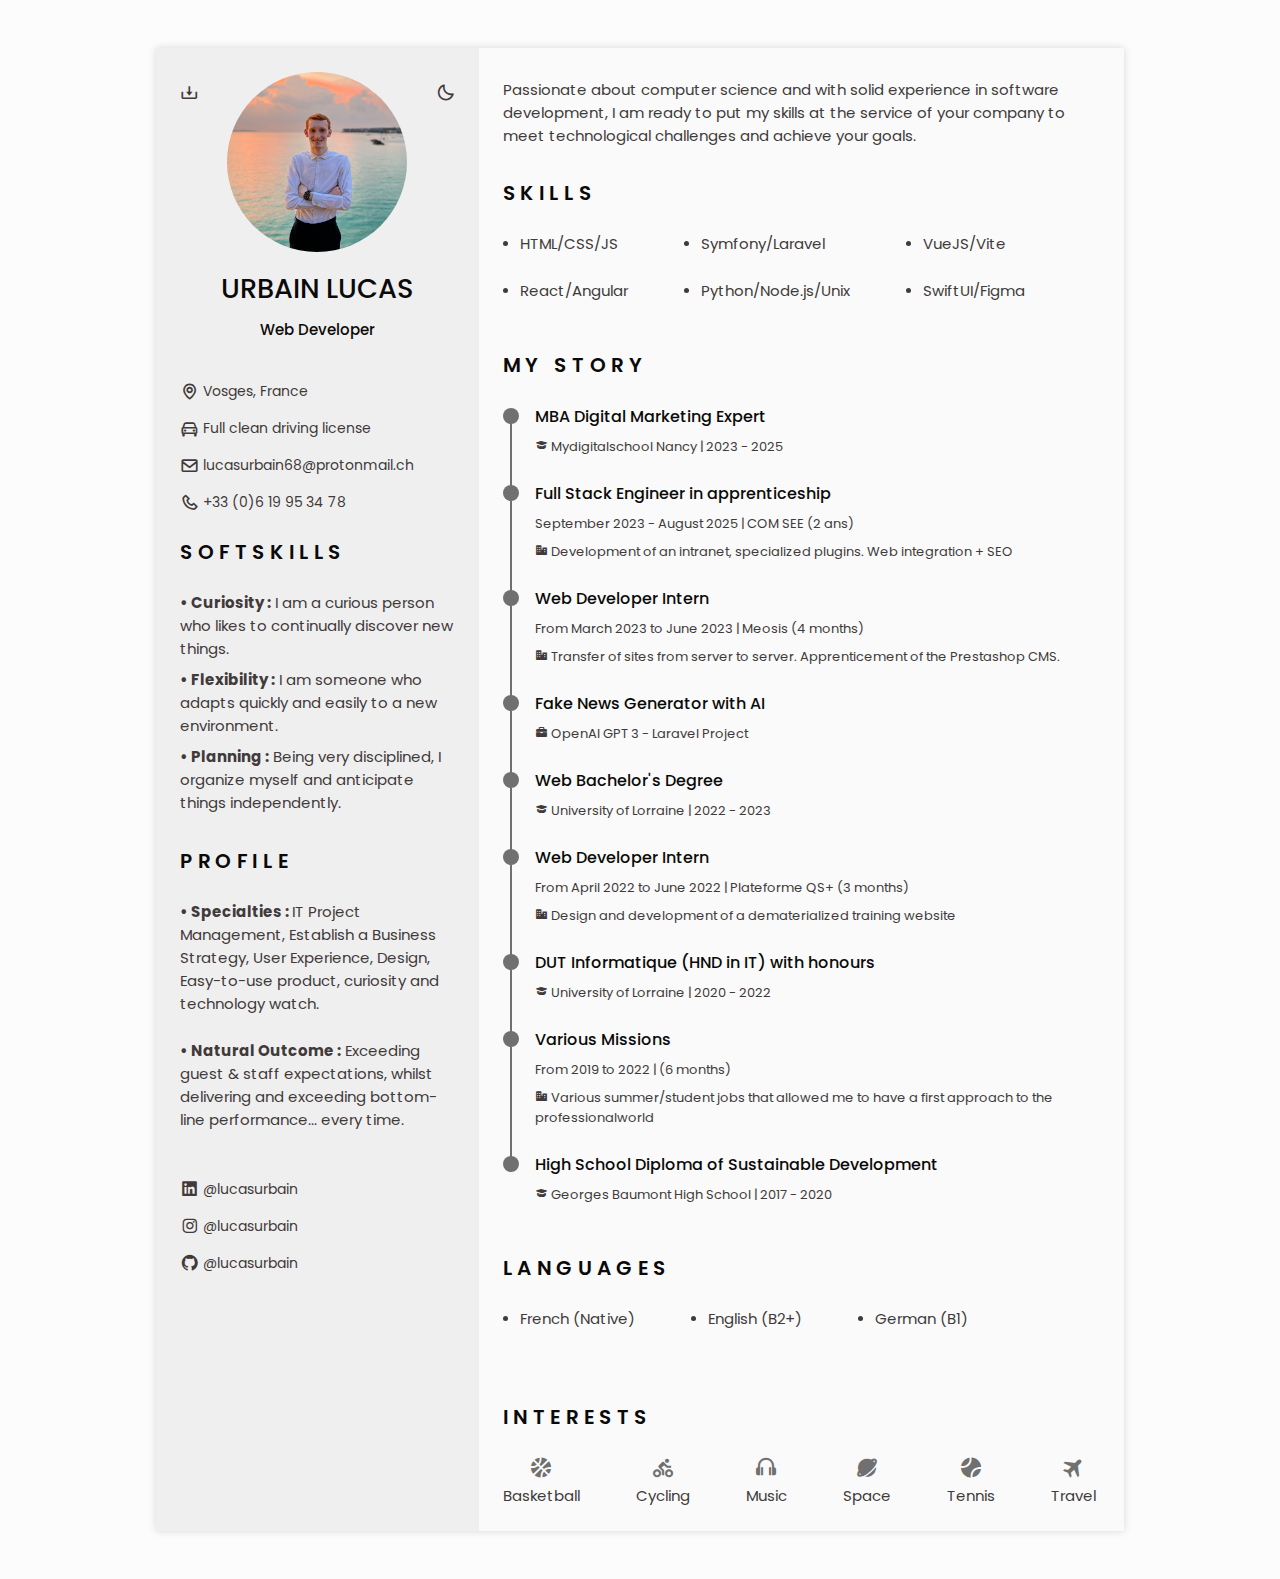
<file: cv.html>
<!DOCTYPE html>
<html lang="en">

<head>
    <meta charset="UTF-8">
    <meta name="viewport" content="width=device-width, initial-scale=1.0">
    <meta name="format-detection" content="telephone=no">

    <!--========== BOX ICONS ==========-->
    <link rel="stylesheet" href="https://cdn.jsdelivr.net/npm/boxicons@latest/css/boxicons.min.css">

    <!--========== CSS ==========-->
    <link rel="stylesheet" href="assets/css/cv-styles.css">

    <title>CV | English</title>
</head>

<body>
    <!--========== HEADER ==========-->
    <header class="l-header" id="header">
        <nav class="nav bd-container">
            <a href="index" class="nav__logo">Urbain</a>

            <div class="nav__menu" id="nav-menu">
                <ul class="nav__list">

                    <li class="nav__item">
                        <a href="#home" class="nav__link active-link">
                            <i class='bx bx-home nav__icon'></i>Home
                        </a>
                    </li>

                    <li class="nav__item">
                        <a href="#skills" class="nav__link">
                            <i class='bx bx-receipt nav__icon'></i>Softskills
                        </a>
                    </li>

                    <li class="nav__item">
                        <a href="#profile" class="nav__link">
                            <i class='bx bx-user nav__icon'></i>Profile
                        </a>
                    </li>

                    <li class="nav__item">
                        <a href="#experience" class="nav__link">
                            <i class='bx bx-book nav__icon'></i>Education
                        </a>
                    </li>
        

                    <li class="nav__item">
                        <a href="#experience" class="nav__link">
                            <i class='bx bx-briefcase-alt nav__icon'></i>Experience
                        </a>
                    </li>

                    <li class="nav__item">
                        <a href="#langues" class="nav__link">
                            <i class='bx bx-award nav__icon'></i>Languages
                        </a>
                    </li>
                </ul>
            </div>

            <div class="nav__toggle" id="nav-toggle">
                <i class='bx bx-grid-alt'></i>
            </div>
        </nav>
    </header>

    <main class=" l-main bd-container">
        <!-- All elements within this div, is generated in PDF -->
        <div class="resume" id="area-cv">
            <div class="resume__left">
                <!--========== HOME ==========-->
                <section class="home" id="home">
                    <div class="home__container section bd-grid">
                        <div class="home__data bd-grid">
                            <img src="assets/img/cv.png" alt="" class="home__img">

                            <h1 class="home__title">URBAIN LUCAS</h1>
                            <h3 class="home__profession">Web Developer</h3>

                            <div>
                                <a download="" href="assets/pdf/CV_URBAIN_LUCAS.pdf" class="home__button-movil">Download CV</a>
                            </div>
                        </div>

                        <div class="home__adress bd-grid">
                            <span class="home__information">
                                <i class='bx bx-map home__icon'></i> Vosges, France
                            </span>
                            <span class="home__information">
                                <i class='bx bx-car home__icon'></i>Full clean driving license
                            </span>
                            <span class="home__information">
                                <i class='bx bx-envelope home__icon'></i>lucasurbain68@protonmail.ch
                            </span>
                            <span class="home__information">
                                <i class='bx bx-phone home__icon'></i>+33 (0)6 19 95 34 78
                            </span>
                        </div>
                    </div>


                    <!-- Theme change button -->
                    <i class='bx bx-moon change-theme' title="Theme" id="theme-button"></i>

                    <!-- Button to generate and download the pdf. Available for desktop. -->
                    <i class='bx bx-download generate-pdf' title="Generate PDF" id="resume-button"></i>
                </section>

                <!--========== SOFT SKILL ==========-->
                <section class="skills" id="skills">
                    <h2 class="section-title">Softskills</h2>

                    <p class="skills__description">
                        <b> • Curiosity :</b>  I am a curious person who likes to continually discover new things.
                    </p>
                    <p class="skills__description">
                        <b> • Flexibility :</b> I am someone who adapts quickly and easily to a new environment.
                    </p>
                    <p class="skills__description">
                        <b> • Planning :</b> Being very disciplined, I organize myself and anticipate things independently.
                    </p>
                </section>

                <!--========== PROFILE ==========-->
                <section class="profile section" id="profile">
                    <h2 class="section-title">Profile</h2>

                    <p class="profile__description">
                        <b> • Specialties : </b> IT Project Management, Establish a Business
                        Strategy, User Experience, Design, Easy-to-use product, curiosity and technology watch.
                    </p>
                    <p class="profile__description">
                        <b> • Natural Outcome :</b> Exceeding guest & staff expectations, whilst delivering and exceeding bottom-line performance... every time.
                    </p>
                </section>

                <!--========== SOCIAL ==========-->
                <section class="social">
                    <div class="social__container bd-grid">
                        <a href="https://www.linkedin.com/in/lucasurbain/" target="_blank" class="social__link">
                            <i class='bx bxl-linkedin-square social__icon'></i> @lucasurbain
                        </a>
                        <a href="https://instagram.com/lucasurbain" target="_blank" class="social__link">
                            <i class='bx bxl-instagram social__icon'></i> @lucasurbain
                        </a>
                        <a href="https://github.com/lucasurbain" target="_blank" class="social__link">
                            <i class='bx bxl-github social__icon'></i> @lucasurbain
                        </a>
                    </div>
                </section>

            </div>

            <div class="resume__right">
                <!--========== RECENT WORK ==========-->
                    <section class="introduction">
                        <p>Passionate about computer science and with solid experience in software development, I am ready to put my skills at the service of your company to meet technological challenges and achieve your goals.</p>
                    </section>
                <!--========== COMPÉTENCES ==========-->
                <section class="">
                    <h2 class="section-title">Skills</h2>

                    <div class="languages__container">
                        <ul class="languages__content bd-grid">
                            <li class="languages__name">
                                <span class="languages__circle"> </span>HTML/CSS/JS
                            </li>
                            <li class="languages__name">
                                <span class="languages__circle"> </span>Symfony/Laravel
                            </li>
                            <li class="languages__name">
                                <span class="languages__circle"> </span>VueJS/Vite
                            </li>
                            <li class="languages__name">
                                <span class="languages__circle"> </span>React/Angular
                            </li>
                            <li class="languages__name">
                                <span class="languages__circle"> </span>Python/Node.js/Unix
                            </li>
                            <li class="languages__name">
                                <span class="languages__circle"> </span>SwiftUI/Figma
                            </li>
                        </ul>
                    </div>
                </section>
                <section class="experience section" id="experience">
                    <h2 class="section-title">My Story</h2>
                    <div class="experience__container bd-grid">

                        <div class="experience__content">
                            <div class="experience__time">
                                <span class="experience__rounder"></span>
                                <span class="experience__line"></span>
                            </div>

                            <div class="experience__data bd-grid">
                                <h3 class="experience__title">MBA Digital Marketing Expert</h3>
                                <span class="experience__company"><i class='bx bxs-graduation'></i> Mydigitalschool Nancy | 2023 - 2025</span>
                            </div>
                        </div>

                        <div class="experience__content">
                            <div class="experience__time">
                                <span class="experience__rounder"></span>
                                <span class="experience__line"></span>
                            </div>

                            <div class="experience__data bd-grid">
                                <h3 class="experience__title">Full Stack Engineer in apprenticeship</h3>
                                <span class="experience__company">September 2023 - August 2025 | COM SEE (2 ans)</span>
                                <p class="experience__description"><i class='bx bxs-business' ></i> Development of an intranet, specialized plugins. Web integration + SEO</p>
                            </div>
                        </div>

                        <div class="experience__content">
                            <div class="experience__time">
                                <span class="experience__rounder"></span>
                                <span class="experience__line"></span>
                            </div>

                            <div class="experience__data bd-grid">
                                <h3 class="experience__title">Web Developer Intern</h3>
                                <span class="experience__company">From March 2023 to June 2023 | Meosis (4 months)</span>
                                <p class="experience__description"><i class='bx bxs-business' ></i> Transfer of sites from server to server. Apprenticement of the Prestashop CMS.</p>
                            </div>
                        </div>
                        <div class="experience__content">
                            <div class="experience__time">
                                <span class="experience__rounder"></span>
                                <span class="experience__line"></span>
                            </div>

                            <div class="experience__data bd-grid">
                                <h3 class="experience__title">Fake News Generator with AI</h3>
                                <span class="experience__company"><i class='bx bxs-briefcase' ></i> OpenAI GPT 3 - Laravel Project</span>

                            </div>
                        </div>

                        <div class="experience__content">
                            <div class="experience__time">
                                <span class="experience__rounder"></span>
                                <span class="experience__line"></span>
                            </div>

                            <div class="experience__data bd-grid">
                                <h3 class="experience__title">Web Bachelor's Degree</h3>
                                <span class="experience__company"><i class='bx bxs-graduation'></i> University of Lorraine | 2022 - 2023</span>
                            </div>
                        </div>
                        <div class="experience__content">
                            <div class="experience__time">
                                <span class="experience__rounder"></span>
                                <span class="experience__line"></span>
                            </div>

                            <div class="experience__data bd-grid">
                                <h3 class="experience__title">Web Developer Intern</h3>
                                <span class="experience__company">From April 2022 to June 2022 | Plateforme QS+ (3 months)</span>
                                <p class="experience__description"><i class='bx bxs-business' ></i> Design and development of a dematerialized training website</p>
                            </div>
                        </div>

                        <div class="experience__content">
                            <div class="experience__time">
                                <span class="experience__rounder"></span>
                                <span class="experience__line"></span>
                            </div>

                            <div class="experience__data bd-grid">
                                <h3 class="experience__title">DUT Informatique (HND in IT) with honours</h3>
                                <span class="experience__company"><i class='bx bxs-graduation'></i> University of Lorraine | 2020 - 2022</span>
                            </div>
                        </div>

                        <div class="experience__content">
                            <div class="experience__time">
                                <span class="experience__rounder"></span>
                                <span class="experience__line"></span>
                            </div>

                            <div class="experience__data bd-grid">
                                <h3 class="experience__title">Various Missions</h3>
                                <span class="experience__company">From 2019 to 2022 | (6 months)</span>
                                <p class="experience__description"><i class='bx bxs-business' ></i> Various summer/student jobs that allowed me to have a first approach to the professionalworld</p>
                            </div>
                        </div>

                        <div class="experience__content">
                            <div class="experience__time">
                                <span class="experience__rounder"></span>
                            </div>

                            <div class="experience__data bd-grid">
                                <h3 class="experience__title">High School Diploma of Sustainable Development</h3>
                                <span class="experience__company"><i class='bx bxs-graduation'></i> Georges Baumont High School | 2017 - 2020</span>
                            </div>
                        </div>


                    </div>
                </section>

                <section class="languages section" id="langues">
                    <h2 class="section-title">Languages</h2>

                    <div class="languages__container">
                        <ul class="languages__content bd-grid">
                            <li class="languages__name">
                                <span class="languages__circle"> </span> French (Native)
                            </li>
                            <li class="languages__name">
                                <span class="languages__circle"> </span> English (B2+)
                            </li>
                            <li class="languages__name">
                                <span class="languages__circle"> </span> German (B1)
                            </li>
                        </ul>
                    </div>
                </section>

                <!--========== INTERESTS ==========-->
                <section class="interests section">
                    <h2 class="section-title">Interests</h2>

                    <div class="interests__container bd-grid">
                        <div class="interests__content">
                            <i class='bx bxs-basketball interests__icon'></i>
                            <span class="interests__name">Basketball</span>
                        </div>
                        <div class="interests__content">
                            <i class='bx bx-cycling interests__icon'></i>
                            <span class="interests__name">Cycling</span>
                        </div>
                        <div class="interests__content">
                            <i class='bx bx-headphone interests__icon'></i>
                            <span class="interests__name">Music</span>
                        </div>
                        <div class="interests__content">
                            <i class='bx bxs-planet interests__icon'></i>
                            <span class="interests__name">Space</span>
                        </div>
                        <div class="interests__content">
                            <i class='bx bxs-tennis-ball interests__icon' ></i>
                            <span class="interests__name">Tennis</span>
                        </div>
                        <div class="interests__content">
                            <i class='bx bxs-plane-alt interests__icon'></i>
                            <span class="interests__name">Travel</span>
                        </div>
                    </div>
                </section>
            </div>
        </div>

        <a href="index" class="button__nav">
            <h3 class="icon"><i class='bx bx-left-arrow-alt'></i></h3>
            <p class="text">Back to portfolio</p>
        </a>

        <div class="qr-code-viewver" >
            <div class="content__card">

                <div class="title__container">
                    <h1>Download in progress...</h1>
                </div>

                <div class="container">
                    <div class="check-mark">
                        <div class="content">
                            <input type="checkbox" id="check">
                            <label for="check" id="label-check">
                               <div class="check-icon" ></div>
                            </label>
                        </div>
               
                    </div>
                </div>  

    
            </div>
           
      
            </div>
    </main>

    <!--========== SCROLL TOP ==========-->
    <a href="#" class="scrolltop" id="scroll-top">
        <i class='bx bx-up-arrow-alt scrolltop__icon'></i>
    </a>

    <!--========== HTML2PDF ==========-->
    <script src="assets/js/html2pdf.bundle.min.js"></script>

    <!--========== MAIN JS ==========-->
    <script src="assets/js/cv-main.js"></script>

    <script>

        let download = document.getElementById("resume-button");
        let viewver = document.querySelector('.qr-code-viewver');  
        let checklabel = document.getElementById("label-check"); 
        let checkInput = document.getElementById("check"); 

        download.addEventListener("click", function() {
            displayInterface();
            setTimeout(() => {
                checkValidate();
            }, "2500");
        });

        function displayInterface(){
            viewver.classList.toggle("active-modal");
        }

        function removeInterface(){
            viewver.classList.remove("active-modal");
        }

        function checkValidate() {
            viewver.classList.toggle("download-completed");
            checkInput.setAttribute("checked", "");
            checkInput.setAttribute("disabled", "disabled");
            setTimeout(() => {
                removeInterface();
                viewver.classList.remove("download-completed");
                checkInput.removeAttribute("checked");
                checkInput.removeAttribute("disabled");
            }, "2000");
        }

    </script>
</body>

</html>
</file>
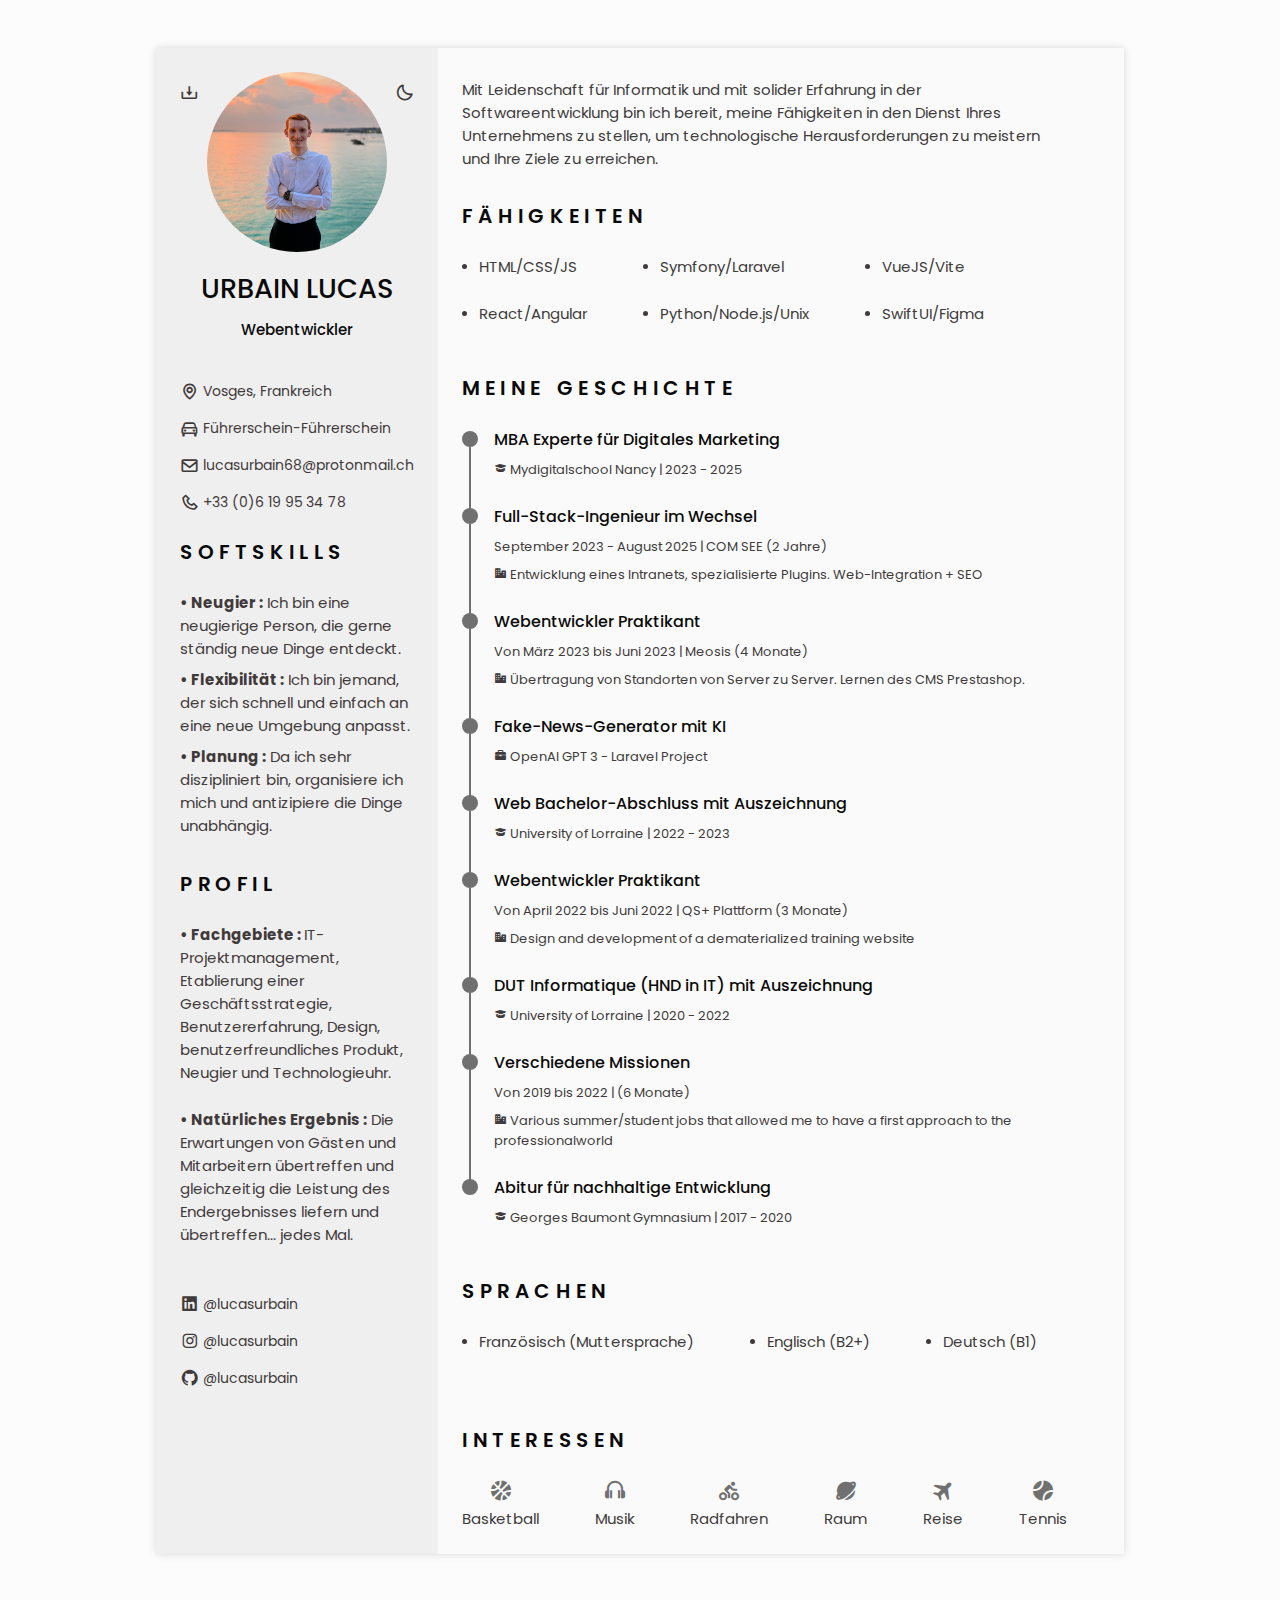
<file: cv_de.html>
<!DOCTYPE html>
<html lang="en">

<head>
    <meta charset="UTF-8">
    <meta name="viewport" content="width=device-width, initial-scale=1.0">
    <meta name="format-detection" content="telephone=no">

    <!--========== BOX ICONS ==========-->
    <link rel="stylesheet" href="https://cdn.jsdelivr.net/npm/boxicons@latest/css/boxicons.min.css">

    <!--========== CSS ==========-->
    <link rel="stylesheet" href="assets/css/cv-style-de.css">

    <title>CV | Deutsch</title>
</head>

<body>
    <!--========== HEADER ==========-->
    <header class="l-header" id="header">
        <nav class="nav bd-container">
            <a href="de" class="nav__logo">Urbain</a>

            <div class="nav__menu" id="nav-menu">
                <ul class="nav__list">

                    <li class="nav__item">
                        <a href="#home" class="nav__link active-link">
                            <i class='bx bx-home nav__icon'></i>Home
                        </a>
                    </li>

                    <li class="nav__item">
                        <a href="#skills" class="nav__link">
                            <i class='bx bx-receipt nav__icon'></i>Softskills
                        </a>
                    </li>

                    <li class="nav__item">
                        <a href="#profile" class="nav__link">
                            <i class='bx bx-user nav__icon'></i>Profil
                        </a>
                    </li>

                    <li class="nav__item">
                        <a href="#experience" class="nav__link">
                            <i class='bx bx-book nav__icon'></i>Bildung
                        </a>
                    </li>
        

                    <li class="nav__item">
                        <a href="#experience" class="nav__link">
                            <i class='bx bx-briefcase-alt nav__icon'></i>Erfahrung
                        </a>
                    </li>

                    <li class="nav__item">
                        <a href="#langues" class="nav__link">
                            <i class='bx bx-award nav__icon'></i>Sprachen
                        </a>
                    </li>
                </ul>
            </div>

            <div class="nav__toggle" id="nav-toggle">
                <i class='bx bx-grid-alt'></i>
            </div>
        </nav>
    </header>

    <main class=" l-main bd-container">
        <!-- All elements within this div, is generated in PDF -->
        <div class="resume" id="area-cv">
            <div class="resume__left">
                <!--========== HOME ==========-->
                <section class="home" id="home">
                    <div class="home__container section bd-grid">
                        <div class="home__data bd-grid">
                            <img src="assets/img/cv.png" alt="" class="home__img">

                            <h1 class="home__title">URBAIN LUCAS</h1>
                            <h3 class="home__profession">Webentwickler</h3>

                            <div>
                                <a download="" href="assets/pdf/CV_URBAIN_LUCAS_DE.pdf" class="home__button-movil">Lebenslauf herunterladen</a>
                            </div>
                        </div>

                        <div class="home__adress bd-grid">
                            <span class="home__information">
                                <i class='bx bx-map home__icon'></i> Vosges, Frankreich
                            </span>
                            <span class="home__information">
                                <i class='bx bx-car home__icon'></i>Führerschein-Führerschein
                            </span>
                            <span class="home__information">
                                <i class='bx bx-envelope home__icon'></i>lucasurbain68@protonmail.ch
                            </span>
                            <span class="home__information">
                                <i class='bx bx-phone home__icon'></i>+33 (0)6 19 95 34 78
                            </span>
                        </div>
                    </div>


                    <!-- Theme change button -->
                    <i class='bx bx-moon change-theme' title="Theme" id="theme-button"></i>

                    <!-- Button to generate and download the pdf. Available for desktop. -->
                    <i class='bx bx-download generate-pdf' title="Generate PDF" id="resume-button"></i>
                </section>

                <!--========== SOFT SKILL ==========-->
                <section class="skills" id="skills">
                    <h2 class="section-title">Softskills</h2>

                    <p class="skills__description">
                        <b> • Neugier :</b> Ich bin eine neugierige Person, die gerne ständig neue Dinge entdeckt.
                    </p>
                    <p class="skills__description">
                        <b> • Flexibilität :</b> Ich bin jemand, der sich schnell und einfach an eine neue Umgebung anpasst.
                    </p>
                    <p class="skills__description">
                        <b> • Planung :</b> Da ich sehr diszipliniert bin, organisiere ich mich und antizipiere die Dinge unabhängig.
                    </p>
                </section>

                <!--========== PROFILE ==========-->
                <section class="profile section" id="profile">
                    <h2 class="section-title">Profil</h2>

                    <p class="profile__description">
                        <b> • Fachgebiete : </b> IT-Projektmanagement, Etablierung einer Geschäftsstrategie, Benutzererfahrung, Design, benutzerfreundliches Produkt, Neugier und Technologieuhr.
                    </p>
                    <p class="profile__description">
                        <b> •  Natürliches Ergebnis :</b> Die Erwartungen von Gästen und Mitarbeitern übertreffen und gleichzeitig die Leistung des Endergebnisses liefern und übertreffen... jedes Mal.
                    </p>
                </section>

                <!--========== SOCIAL ==========-->
                <section class="social">
                    <div class="social__container bd-grid">
                        <a href="https://www.linkedin.com/in/lucasurbain/" target="_blank" class="social__link">
                            <i class='bx bxl-linkedin-square social__icon'></i> @lucasurbain
                        </a>
                        <a href="https://instagram.com/lucasurbain" target="_blank" class="social__link">
                            <i class='bx bxl-instagram social__icon'></i> @lucasurbain
                        </a>
                        <a href="https://github.com/lucasurbain" target="_blank" class="social__link">
                            <i class='bx bxl-github social__icon'></i> @lucasurbain
                        </a>
                    </div>
                </section>

            </div>

            <div class="resume__right">
                <!--========== RECENT WORK ==========-->
                    <section class="introduction">
                        <p>Mit Leidenschaft für Informatik und mit solider Erfahrung in der Softwareentwicklung bin ich bereit, meine Fähigkeiten in den Dienst Ihres Unternehmens zu stellen, um technologische Herausforderungen zu meistern und Ihre Ziele zu erreichen.</p>
                    </section>
                <!--========== COMPÉTENCES ==========-->
                <section class="">
                    <h2 class="section-title">FÄHIGKEITEN</h2>
                    
                    <div class="languages__container">
                        <ul class="languages__content bd-grid">
                            <li class="languages__name">
                                <span class="languages__circle"> </span>HTML/CSS/JS
                            </li>
                            <li class="languages__name">
                                <span class="languages__circle"> </span>Symfony/Laravel
                            </li>
                            <li class="languages__name">
                                <span class="languages__circle"> </span>VueJS/Vite
                            </li>
                            <li class="languages__name">
                                <span class="languages__circle"> </span>React/Angular
                            </li>
                            <li class="languages__name">
                                <span class="languages__circle"> </span>Python/Node.js/Unix
                            </li>
                            <li class="languages__name">
                                <span class="languages__circle"> </span>SwiftUI/Figma
                            </li>
                        </ul>
                    </div>
                </section>
                <section class="experience section" id="experience">
                    <h2 class="section-title">MEINE GESCHICHTE</h2>
                    <div class="experience__container bd-grid">

                        <div class="experience__content">
                            <div class="experience__time">
                                <span class="experience__rounder"></span>
                                <span class="experience__line"></span>
                            </div>

                            <div class="experience__data bd-grid">
                                <h3 class="experience__title">MBA Experte für Digitales Marketing</h3>
                                <span class="experience__company"><i class='bx bxs-graduation'></i> Mydigitalschool Nancy | 2023 - 2025</span>
                            </div>
                        </div>

                        <div class="experience__content">
                            <div class="experience__time">
                                <span class="experience__rounder"></span>
                                <span class="experience__line"></span>
                            </div>

                            <div class="experience__data bd-grid">
                                <h3 class="experience__title">Full-Stack-Ingenieur im Wechsel</h3>
                                <span class="experience__company">September 2023 - August 2025 | COM SEE (2 Jahre)</span>
                                <p class="experience__description"><i class='bx bxs-business' ></i> Entwicklung eines Intranets, spezialisierte Plugins. Web-Integration + SEO</p>
                            </div>
                        </div>

                        <div class="experience__content">
                            <div class="experience__time">
                                <span class="experience__rounder"></span>
                                <span class="experience__line"></span>
                            </div>

                            <div class="experience__data bd-grid">
                                <h3 class="experience__title">Webentwickler Praktikant</h3>
                                <span class="experience__company">Von März 2023 bis Juni 2023 | Meosis (4 Monate)</span>
                                <p class="experience__description"><i class='bx bxs-business' ></i> Übertragung von Standorten von Server zu Server. Lernen des CMS Prestashop.</p>
                            </div>
                        </div>

                        <div class="experience__content">
                            <div class="experience__time">
                                <span class="experience__rounder"></span>
                                <span class="experience__line"></span>
                            </div>

                            <div class="experience__data bd-grid">
                                <h3 class="experience__title">Fake-News-Generator mit KI</h3>
                                <span class="experience__company"><i class='bx bxs-briefcase'></i> OpenAI GPT 3 - Laravel Project</span>

                            </div>
                        </div>

                        <div class="experience__content">
                            <div class="experience__time">
                                <span class="experience__rounder"></span>
                                <span class="experience__line"></span>
                            </div>

                            <div class="experience__data bd-grid">
                                <h3 class="experience__title">Web Bachelor-Abschluss mit Auszeichnung</h3>
                                <span class="experience__company"><i class='bx bxs-graduation'></i> University of Lorraine | 2022 - 2023</span>
                            </div>
                        </div>
                        <div class="experience__content">
                            <div class="experience__time">
                                <span class="experience__rounder"></span>
                                <span class="experience__line"></span>
                            </div>

                            <div class="experience__data bd-grid">
                                <h3 class="experience__title">Webentwickler Praktikant</h3>
                                <span class="experience__company">Von April 2022 bis Juni 2022 | QS+ Plattform (3 Monate)</span>
                                <p class="experience__description"><i class='bx bxs-business' ></i> Design and development of a dematerialized training website</p>
                            </div>
                        </div>

                        <div class="experience__content">
                            <div class="experience__time">
                                <span class="experience__rounder"></span>
                                <span class="experience__line"></span>
                            </div>

                            <div class="experience__data bd-grid">
                                <h3 class="experience__title">DUT Informatique (HND in IT) mit Auszeichnung</h3>
                                <span class="experience__company"><i class='bx bxs-graduation'></i> University of Lorraine | 2020 - 2022</span>
                            </div>
                        </div>

                        <div class="experience__content">
                            <div class="experience__time">
                                <span class="experience__rounder"></span>
                                <span class="experience__line"></span>
                            </div>

                            <div class="experience__data bd-grid">
                                <h3 class="experience__title">Verschiedene Missionen</h3>
                                <span class="experience__company">Von 2019 bis 2022 | (6 Monate)</span>
                                <p class="experience__description"><i class='bx bxs-business' ></i> Various summer/student jobs that allowed me to have a first approach to the professionalworld</p>
                            </div>
                        </div>

                        <div class="experience__content">
                            <div class="experience__time">
                                <span class="experience__rounder"></span>
                            </div>

                            <div class="experience__data bd-grid">
                                <h3 class="experience__title">Abitur für nachhaltige Entwicklung</h3>
                                <span class="experience__company"><i class='bx bxs-graduation'></i> Georges Baumont Gymnasium | 2017 - 2020</span>
                            </div>
                        </div>


                    </div>
                </section>

                <section class="languages section" id="langues">
                    <h2 class="section-title">SPRACHEN</h2>

                    <div class="languages__container">
                        <ul class="languages__content bd-grid">
                            <li class="languages__name">
                                <span class="languages__circle"> </span> Französisch (Muttersprache)
                            </li>
                            <li class="languages__name">
                                <span class="languages__circle"> </span> Englisch (B2+)
                            </li>
                            <li class="languages__name">
                                <span class="languages__circle"> </span> Deutsch (B1)
                            </li>
                        </ul>
                    </div>
                </section>

                <!--========== INTERESTS ==========-->
                <section class="interests section">
                    <h2 class="section-title">INTERESSEN</h2>

                    <div class="interests__container bd-grid">
                        <div class="interests__content">
                            <i class='bx bxs-basketball interests__icon'></i>
                            <span class="interests__name">Basketball</span>
                        </div>
                        <div class="interests__content">
                            <i class='bx bx-headphone interests__icon'></i>
                            <span class="interests__name">Musik</span>
                        </div>
                        <div class="interests__content">
                            <i class='bx bx-cycling interests__icon'></i>
                            <span class="interests__name">Radfahren</span>
                        </div>
                        <div class="interests__content">
                            <i class='bx bxs-planet interests__icon'></i>
                            <span class="interests__name">Raum</span>
                        </div>
                        <div class="interests__content">
                            <i class='bx bxs-plane-alt interests__icon'></i>
                            <span class="interests__name">Reise</span>
                        </div>
                        <div class="interests__content">
                            <i class='bx bxs-tennis-ball interests__icon' ></i>
                            <span class="interests__name">Tennis</span>
                        </div>
                    </div>
                </section>
            </div>
        </div>

        <a href="de" class="button__nav">
            <h3 class="icon"><i class='bx bx-left-arrow-alt'></i></h3>
            <p class="text">Zurück zum Portfolio</p>
        </a>

        <div class="qr-code-viewver" >
            <div class="content__card">

                <div class="title__container">
                    <h1>Download läuft...</h1>
                </div>

                <div class="container">
                    <div class="check-mark">
                        <div class="content">
                            <input type="checkbox" id="check">
                            <label for="check" id="label-check">
                               <div class="check-icon"></div>
                            </label>
                        </div>
               
                    </div>
                </div>  
            </div>   
        </div>
    </main>

    <!--========== SCROLL TOP ==========-->
    <a href="#" class="scrolltop" id="scroll-top">
        <i class='bx bx-up-arrow-alt scrolltop__icon'></i>
    </a>

    <!--========== HTML2PDF ==========-->
    <script src="assets/js/html2pdf.bundle.min.js"></script>

    <!--========== MAIN JS ==========-->
    <script src="assets/js/cv-main.js"></script>

    <script>

        let download = document.getElementById("resume-button");
        let viewver = document.querySelector('.qr-code-viewver');  
        let checklabel = document.getElementById("label-check"); 
        let checkInput = document.getElementById("check"); 

        download.addEventListener("click", function() {
            displayInterface();
            setTimeout(() => {
                checkValidate();
            }, "2500");
        });

        function displayInterface(){
            viewver.classList.toggle("active-modal");
        }

        function removeInterface(){
            viewver.classList.remove("active-modal");
        }

        function checkValidate() {
            viewver.classList.toggle("download-completed");
            checkInput.setAttribute("checked", "");
            checkInput.setAttribute("disabled", "disabled");
            setTimeout(() => {
                removeInterface();
                viewver.classList.remove("download-completed");
                checkInput.removeAttribute("checked");
                checkInput.removeAttribute("disabled");
            }, "2000");
        }

    </script>
</body>

</html>
</file>
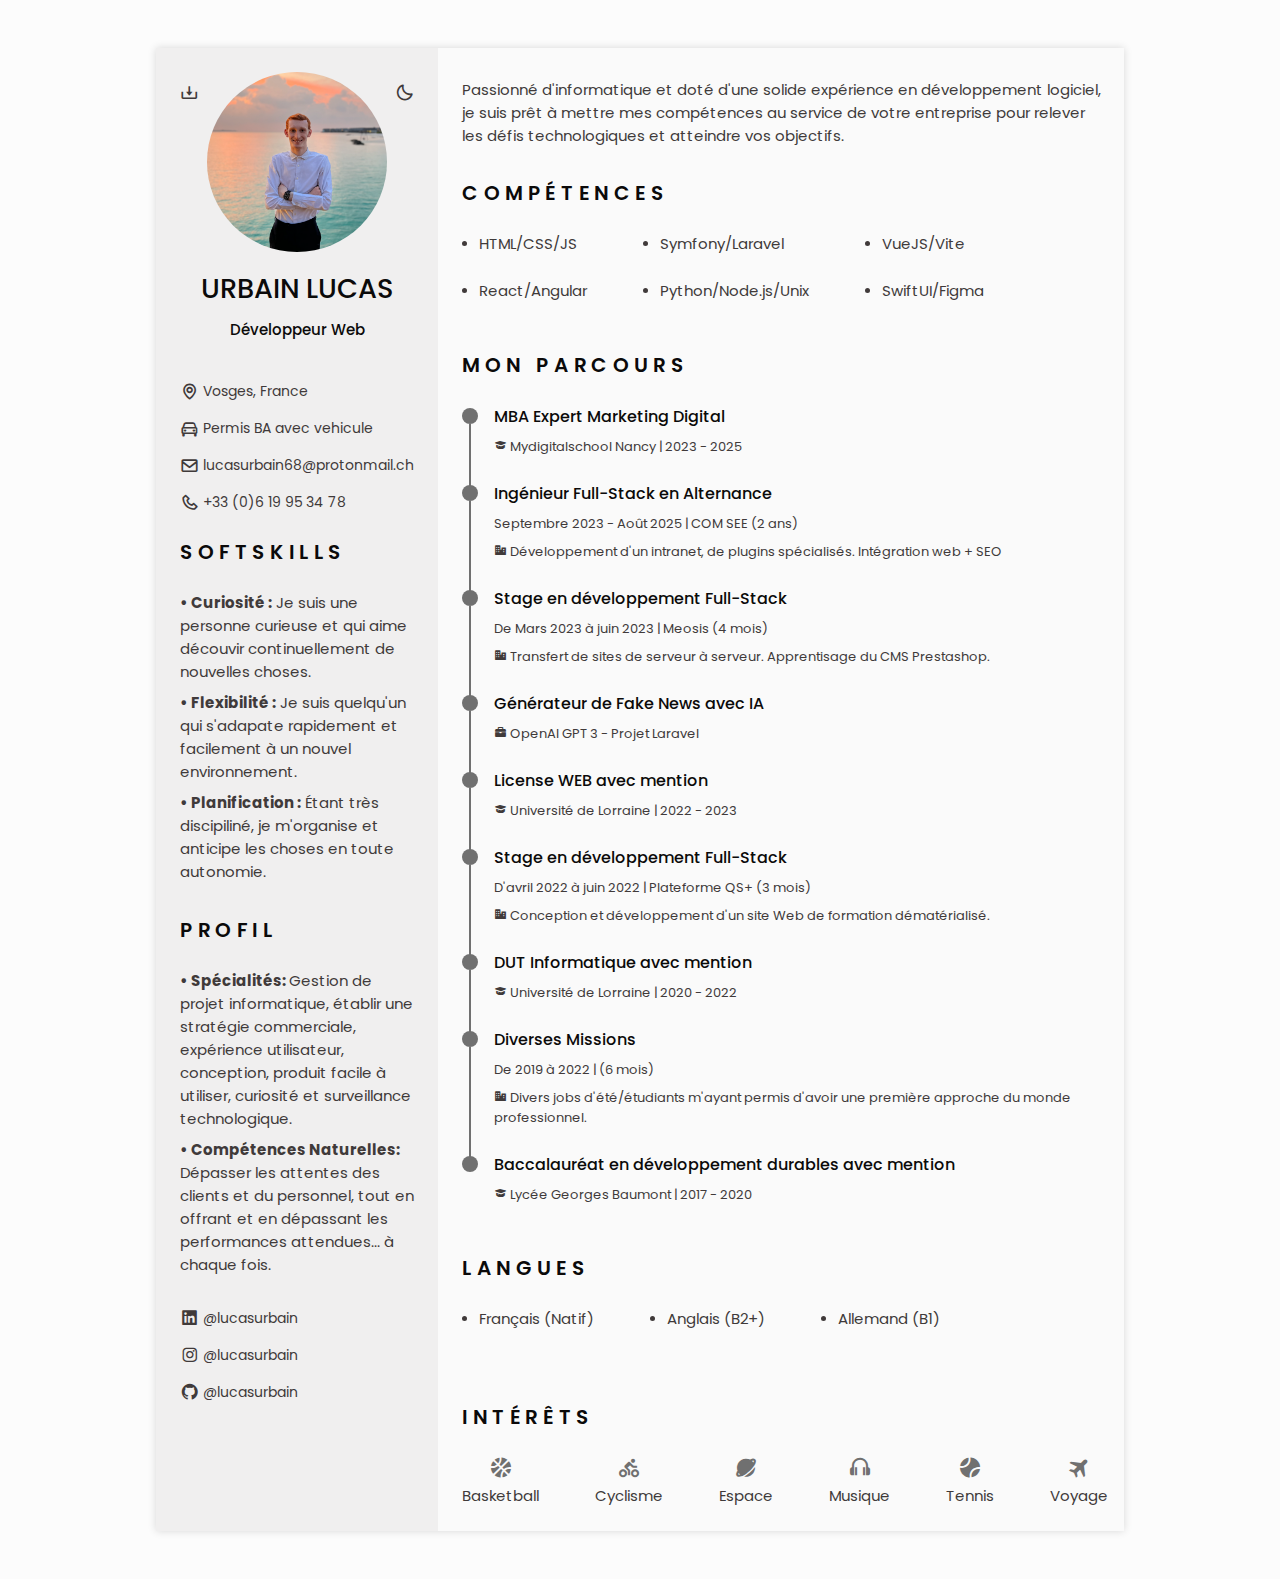
<file: cv_fr.html>
<!DOCTYPE html>
<html lang="fr">

<head>
    <meta charset="UTF-8">
    <meta name="viewport" content="width=device-width, initial-scale=1.0">
    <meta name="format-detection" content="telephone=no">

    <!--========== BOX ICONS ==========-->
    <link rel="stylesheet" href="https://cdn.jsdelivr.net/npm/boxicons@latest/css/boxicons.min.css">

    <!--========== CSS ==========-->
    <link rel="stylesheet" href="assets/css/cv-style-fr.css">

    <title>CV | Français</title>
</head>

<body>
    <!--========== HEADER ==========-->
    <header class="l-header" id="header">
        <nav class="nav bd-container">
            <a href="fr" class="nav__logo">Urbain</a>

            <div class="nav__menu" id="nav-menu">
                <ul class="nav__list">

                    <li class="nav__item">
                        <a href="#home" class="nav__link active-link">
                            <i class='bx bx-home nav__icon'></i>Accueil
                        </a>
                    </li>

                    <li class="nav__item">
                        <a href="#skills" class="nav__link">
                            <i class='bx bx-receipt nav__icon'></i>Softskills
                        </a>
                    </li>

                    <li class="nav__item">
                        <a href="#profile" class="nav__link">
                            <i class='bx bx-user nav__icon'></i>Profil
                        </a>
                    </li>

                    <li class="nav__item">
                        <a href="#experience" class="nav__link">
                            <i class='bx bx-book nav__icon'></i>Éducation
                        </a>
                    </li>
        

                    <li class="nav__item">
                        <a href="#experience" class="nav__link">
                            <i class='bx bx-briefcase-alt nav__icon'></i>Expériences
                        </a>
                    </li>

                    <li class="nav__item">
                        <a href="#langues" class="nav__link">
                            <i class='bx bx-award nav__icon'></i>Langues
                        </a>
                    </li>
                </ul>
            </div>

            <div class="nav__toggle" id="nav-toggle">
                <i class='bx bx-grid-alt'></i>
            </div>
        </nav>
    </header>

    <main class=" l-main bd-container">
        <!-- All elements within this div, is generated in PDF -->
        <div class="resume" id="area-cv">
            <div class="resume__left">
                <!--========== HOME ==========-->
                <section class="home" id="home">
                    <div class="home__container section bd-grid">
                        <div class="home__data bd-grid">
                            <img src="assets/img/cv.png" alt="" class="home__img">

                            <h1 class="home__title">URBAIN LUCAS</h1>
                            <h3 class="home__profession">Développeur Web</h3>

                            <div>
                                <a download="" href="assets/pdf/CV_URBAIN_LUCAS_FR.pdf" class="home__button-movil">Télécharger mon CV</a>
                            </div>
                        </div>

                        <div class="home__adress bd-grid">
                            <span class="home__information">
                                <i class='bx bx-map home__icon'></i> Vosges, France
                            </span>
                            <span class="home__information">
                                <i class='bx bx-car home__icon'></i>Permis BA avec vehicule
                            </span>
                            <span class="home__information">
                                <i class='bx bx-envelope home__icon'></i>lucasurbain68@protonmail.ch
                            </span>
                            <span class="home__information">
                                <i class='bx bx-phone home__icon'></i>+33 (0)6 19 95 34 78
                            </span>
                        </div>
                    </div>


                    <!-- Theme change button -->
                    <i class='bx bx-moon change-theme' title="Theme" id="theme-button"></i>

                    <!-- Button to generate and download the pdf. Available for desktop. -->
                    <i class='bx bx-download generate-pdf' title="Generate PDF" id="resume-button"></i>
                </section>

                <!--========== SOFT SKILL ==========-->
                <section class="skills" id="skills">
                    <h2 class="section-title">Softskills</h2>

                    <p class="skills__description">
                        <b> • Curiosité :</b> Je suis une personne curieuse et qui aime découvir continuellement de nouvelles choses.
                    </p>
                    <p class="skills__description">
                        <b> • Flexibilité :</b> Je suis quelqu'un qui s'adapate rapidement et facilement à un nouvel environnement.
                    </p>
                    <p class="skills__description">
                        <b> • Planification :</b> Étant très discipiliné, je m'organise et anticipe les choses en toute autonomie.
                    </p>
                </section>

                <!--========== PROFILE ==========-->
                <section class="profile section" id="profile">
                    <h2 class="section-title">Profil</h2>

                    <p class="profile__description">
                        <b> • Spécialités: </b>Gestion de projet informatique, établir une stratégie commerciale, expérience utilisateur, conception, produit facile à utiliser, curiosité et surveillance technologique.
                    </p>
                    <p class="profile__description">
                        <b> • Compétences Naturelles:</b> Dépasser les attentes des clients et du personnel, tout en offrant et en dépassant les performances attendues... à chaque fois.
                    </p>
                </section>

                <!--========== SOCIAL ==========-->
                <section class="social">
                    <div class="social__container bd-grid">
                        <a href="https://www.linkedin.com/in/lucasurbain/" target="_blank" class="social__link">
                            <i class='bx bxl-linkedin-square social__icon'></i> @lucasurbain
                        </a>
                        <a href="https://instagram.com/lucasurbain" target="_blank" class="social__link">
                            <i class='bx bxl-instagram social__icon'></i> @lucasurbain
                        </a>
                        <a href="https://github.com/lucasurbain" target="_blank" class="social__link">
                            <i class='bx bxl-github social__icon'></i> @lucasurbain
                        </a>
                    </div>
                </section>

            </div>

            <div class="resume__right">
                <!--========== RECENT WORK ==========-->
                    <section class="introduction">
                        <p>Passionné d'informatique et doté d'une solide expérience en développement logiciel, je suis prêt à mettre mes compétences au service de votre entreprise pour relever les défis technologiques et atteindre vos objectifs.</p>
                    </section>
                <!--========== COMPÉTENCES ==========-->
                <section class="">
                    <h2 class="section-title">Compétences</h2>

                    <div class="languages__container">
                        <ul class="languages__content bd-grid">
                            <li class="languages__name">
                                <span class="languages__circle"> </span>HTML/CSS/JS
                            </li>
                            <li class="languages__name">
                                <span class="languages__circle"> </span>Symfony/Laravel
                            </li>
                            <li class="languages__name">
                                <span class="languages__circle"> </span>VueJS/Vite
                            </li>
                            <li class="languages__name">
                                <span class="languages__circle"> </span>React/Angular
                            </li>
                            <li class="languages__name">
                                <span class="languages__circle"> </span>Python/Node.js/Unix
                            </li>
                            <li class="languages__name">
                                <span class="languages__circle"> </span>SwiftUI/Figma
                            </li>
                        </ul>
                    </div>
                </section>
                <section class="experience section" id="experience">
                    <h2 class="section-title">Mon parcours</h2>
                    <div class="experience__container bd-grid">

                        <div class="experience__content">
                            <div class="experience__time">
                                <span class="experience__rounder"></span>
                                <span class="experience__line"></span>
                            </div>

                            <div class="experience__data bd-grid">
                                <h3 class="experience__title">MBA Expert Marketing Digital</h3>
                                <span class="experience__company"><i class='bx bxs-graduation'></i> Mydigitalschool Nancy | 2023 - 2025</span>
                            </div>
                        </div>

                        <div class="experience__content">
                            <div class="experience__time">
                                <span class="experience__rounder"></span>
                                <span class="experience__line"></span>
                            </div>

                            <div class="experience__data bd-grid">
                                <h3 class="experience__title">Ingénieur Full-Stack en Alternance</h3>
                                <span class="experience__company">Septembre 2023 - Août 2025 | COM SEE (2 ans)</span>
                                <p class="experience__description"><i class='bx bxs-business' ></i> Développement d'un intranet, de plugins spécialisés. Intégration web + SEO</p>
                            </div>
                        </div>

                        <div class="experience__content">
                            <div class="experience__time">
                                <span class="experience__rounder"></span>
                                <span class="experience__line"></span>
                            </div>

                            <div class="experience__data bd-grid">
                                <h3 class="experience__title">Stage en développement Full-Stack</h3>
                                <span class="experience__company">De Mars 2023 à juin 2023 | Meosis (4 mois)</span>
                                <p class="experience__description"><i class='bx bxs-business' ></i> Transfert de sites de serveur à serveur. Apprentisage du CMS Prestashop.</p>
                            </div>
                        </div>
                        <div class="experience__content">
                            <div class="experience__time">
                                <span class="experience__rounder"></span>
                                <span class="experience__line"></span>
                            </div>

                            <div class="experience__data bd-grid">
                                <h3 class="experience__title">Générateur de Fake News avec IA</h3>
                                <span class="experience__company"><i class='bx bxs-briefcase'></i> OpenAI GPT 3 - Projet Laravel</span>

                            </div>
                        </div>

                        <div class="experience__content">
                            <div class="experience__time">
                                <span class="experience__rounder"></span>
                                <span class="experience__line"></span>
                            </div>

                            <div class="experience__data bd-grid">
                                <h3 class="experience__title">License WEB avec mention</h3>
                                <span class="experience__company"><i class='bx bxs-graduation'></i> Université de Lorraine | 2022 - 2023</span>
                            </div>
                        </div>

                        <div class="experience__content">
                            <div class="experience__time">
                                <span class="experience__rounder"></span>
                                <span class="experience__line"></span>
                            </div>

                            <div class="experience__data bd-grid">
                                <h3 class="experience__title">Stage en développement Full-Stack</h3>
                                <span class="experience__company">D'avril 2022 à juin 2022 | Plateforme QS+ (3 mois)</span>
                                <p class="experience__description"><i class='bx bxs-business' ></i> Conception et développement d'un site Web de formation dématérialisé.</p>
                            </div>
                        </div>

                        <div class="experience__content">
                            <div class="experience__time">
                                <span class="experience__rounder"></span>
                                <span class="experience__line"></span>
                            </div>

                            <div class="experience__data bd-grid">
                                <h3 class="experience__title">DUT Informatique avec mention</h3>
                                <span class="experience__company"><i class='bx bxs-graduation'></i> Université de Lorraine | 2020 - 2022</span>
                            </div>
                        </div>

                        <div class="experience__content">
                            <div class="experience__time">
                                <span class="experience__rounder"></span>
                                <span class="experience__line"></span>
                            </div>

                            <div class="experience__data bd-grid">
                                <h3 class="experience__title">Diverses Missions</h3>
                                <span class="experience__company">De 2019 à 2022 | (6 mois)</span>
                                <p class="experience__description"><i class='bx bxs-business' ></i> Divers jobs d'été/étudiants m'ayant permis d'avoir une première approche du monde professionnel.</p>
                            </div>
                        </div>

                        <div class="experience__content">
                            <div class="experience__time">
                                <span class="experience__rounder"></span>
                            </div>

                            <div class="experience__data bd-grid">
                                <h3 class="experience__title">Baccalauréat en développement durables avec mention</h3>
                                <span class="experience__company"><i class='bx bxs-graduation'></i> Lycée Georges Baumont | 2017 - 2020</span>
                            </div>
                        </div>


                    </div>
                </section>

                <section class="languages section" id="langues">
                    <h2 class="section-title">Langues</h2>

                    <div class="languages__container">
                        <ul class="languages__content bd-grid">
                            <li class="languages__name">
                                <span class="languages__circle"> </span> Français (Natif)
                            </li>
                            <li class="languages__name">
                                <span class="languages__circle"> </span> Anglais (B2+)
                            </li>
                            <li class="languages__name">
                                <span class="languages__circle"> </span> Allemand (B1)
                            </li>
                        </ul>
                    </div>
                </section>

                <!--========== INTERESTS ==========-->
                <section class="interests section">
                    <h2 class="section-title">Intérêts</h2>

                    <div class="interests__container bd-grid">
                        <div class="interests__content">
                            <i class='bx bxs-basketball interests__icon'></i>
                            <span class="interests__name">Basketball</span>
                        </div>
                        <div class="interests__content">
                            <i class='bx bx-cycling interests__icon'></i>
                            <span class="interests__name">Cyclisme</span>
                        </div>
                        <div class="interests__content">
                            <i class='bx bxs-planet interests__icon'></i>
                            <span class="interests__name">Espace</span>
                        </div>
                        <div class="interests__content">
                            <i class='bx bx-headphone interests__icon'></i>
                            <span class="interests__name">Musique</span>
                        </div>
                        <div class="interests__content">
                            <i class='bx bxs-tennis-ball interests__icon' ></i>
                            <span class="interests__name">Tennis</span>
                        </div>
                        <div class="interests__content">
                            <i class='bx bxs-plane-alt interests__icon'></i>
                            <span class="interests__name">Voyage</span>
                        </div>
                    </div>
                </section>
            </div>
        </div>

        <a href="fr" class="button__nav">
            <h3 class="icon"><i class='bx bx-left-arrow-alt'></i></h3>
            <p class="text">Retour au portfolio</p>
        </a>

        <div class="qr-code-viewver" >
            <div class="content__card">

                <div class="title__container">
                    <h1>Télechargement en cours...</h1>
                </div>

                <div class="container">
                    <div class="check-mark">
                        <div class="content">
                            <input type="checkbox" id="check">
                            <label for="check" id="label-check">
                               <div class="check-icon" ></div>
                            </label>
                        </div>
               
                    </div>
                </div>  

    
            </div>
           
      
            </div>
    </main>

    <!--========== SCROLL TOP ==========-->
    <a href="#" class="scrolltop" id="scroll-top">
        <i class='bx bx-up-arrow-alt scrolltop__icon'></i>
    </a>

    <!--========== HTML2PDF ==========-->
    <script src="assets/js/html2pdf.bundle.min.js"></script>

    <!--========== MAIN JS ==========-->
    <script src="assets/js/cv-main.js"></script>

    <script>

        let download = document.getElementById("resume-button");
        let viewver = document.querySelector('.qr-code-viewver');  
        let checklabel = document.getElementById("label-check"); 
        let checkInput = document.getElementById("check"); 

        download.addEventListener("click", function() {
            displayInterface();
            setTimeout(() => {
                checkValidate();
            }, "2500");
        });

        function displayInterface(){
            viewver.classList.toggle("active-modal");
        }

        function removeInterface(){
            viewver.classList.remove("active-modal");
        }

        function checkValidate() {
            viewver.classList.toggle("download-completed");
            checkInput.setAttribute("checked", "");
            checkInput.setAttribute("disabled", "disabled");
            setTimeout(() => {
                removeInterface();
                viewver.classList.remove("download-completed");
                checkInput.removeAttribute("checked");
                checkInput.removeAttribute("disabled");
            }, "2000");
        }

    </script>
</body>

</html>
</file>
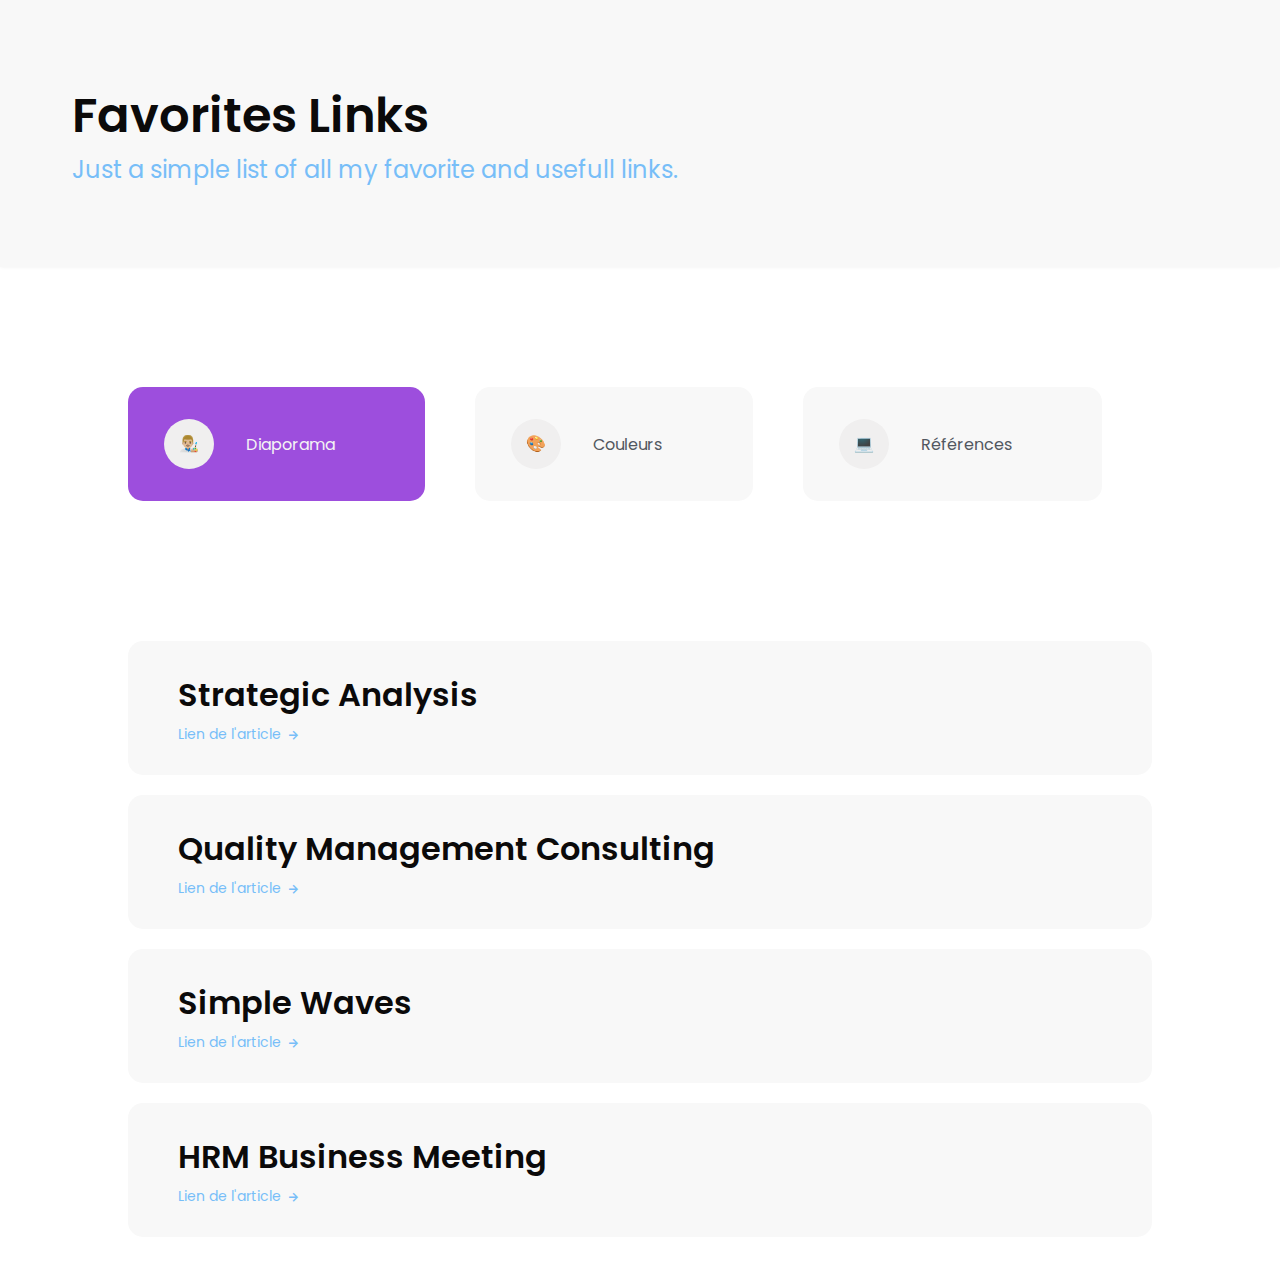
<file: links.html>
<!DOCTYPE html>
<html lang="en">
<head>
    <meta charset="UTF-8">
    <meta http-equiv="X-UA-Compatible" content="IE=edge">
    <meta name="viewport" content="width=device-width, initial-scale=1.0">

    <!--=============== BOXICONS ===============-->
    <link href='https://unpkg.com/boxicons@2.1.1/css/boxicons.min.css' rel='stylesheet'>

    <!--=============== CSS ===============-->
    <link rel="stylesheet" href="assets/css/styles.css">

    <title>Links | Lucas Urbain </title>
</head>
<body class="outline-off">
  <main class="main">
        <section class="header__info section__title left">
            <h1 class="header__favorites-links">Favorites Links</h1>
            <p class="header__favorites-description">Just a simple list of all my favorite and usefull links.</p>
        </section>
        <section class="nav__item__link section">
            <div class="content__items">
                <div class="shadow-effect">
                <div class="links__group">
                    <div class="links pressed-link" id="diaporama">
                        <p class="img-link">👨🏼‍🎨</p>
                        <p class="item-data">Diaporama</p>
                    </div>
                    <div class="links" id="couleur">
                        <p class="img-link">🎨</p>
                        <p class="item-data">Couleurs</p>
                    </div>
                    <div class="links" id="references">
                        <p class="img-link">💻</p>
                        <p class="item-data">Références</p>
                    </div>
                </div>
            </div>
        </section>
        <section class="item__links__group section" data-link="diaporama">
            <div class="item__card" id="diaporama">
                <h1>Strategic Analysis</h1>
                <a href="https://slidesgo.com/theme/strategic-analysis-business-environment-infographics#search-business+presentation&position-109&results-3818&rs=search" target="_blank" class="services__button">Lien de l'article <i class="bx bx-right-arrow-alt services__icon"></i></a>
            </div>
            <div class="item__card" id="diaporama">
                <h1>Quality Management Consulting</h1>
                <a href="https://slidesgo.com/theme/quality-management-consulting#search-business+presentation&position-244&results-3818&rs=search" target="_blank" class="services__button">Lien de l'article <i class="bx bx-right-arrow-alt services__icon"></i></a>
            </div>
            <div class="item__card" id="diaporama">
                <h1>Simple Waves</h1>
                <a href="https://slidesgo.com/theme/simple-waves-business-plan-basic-template#search-business+presentation&position-263&results-3818&rs=search" target="_blank" class="services__button">Lien de l'article <i class="bx bx-right-arrow-alt services__icon"></i></a>
            </div>
            <div class="item__card" id="diaporama">
                <h1>HRM Business Meeting</h1>
                <a href="https://slidesgo.com/theme/hrm-business-meeting#search-business+presentation&position-306&results-3818&rs=search" target="_blank" class="services__button">Lien de l'article <i class="bx bx-right-arrow-alt services__icon"></i></a>
            </div>
        </section>
        <section class="item__links__group section" data-link="couleur">
            <div class="item__card" id="couleur">
                <h1>Coolors</h1>
                <a href="https://coolors.co/palettes/trending" target="_blank" class="services__button">Lien de l'article <i class="bx bx-right-arrow-alt services__icon"></i></a>
            </div>
            <div class="item__card" id="couleur">
                <h1>DopelyColors</h1>
                <a href="https://colors.dopely.top" target="_blank" class="services__button">Lien de l'article <i class="bx bx-right-arrow-alt services__icon"></i></a>
            </div>
            <div class="item__card" id="couleur">
                <h1>Color Adobe</h1>
                <a href="https://color.adobe.com/fr/create/color-wheel" target="_blank" class="services__button">Lien de l'article <i class="bx bx-right-arrow-alt services__icon"></i></a>
            </div>
        </section>
        <section class="item__links__group section" data-link="references">
            <div class="item__card" id="couleur">
                <h1>ShapeDivider</h1>
                <a href="https://www.shapedivider.app" target="_blank" class="services__button">Lien de l'article <i class="bx bx-right-arrow-alt services__icon"></i></a>
            </div>
            <div class="item__card" id="couleur">
                <h1>Boxicons</h1>
                <a href="https://boxicons.com" target="_blank" class="services__button">Lien de l'article <i class="bx bx-right-arrow-alt services__icon"></i></a>
            </div>
            <div class="item__card" id="couleur">
                <h1>Swisstransfer 🇨🇭</h1>
                <a href="https://www.swisstransfer.com/fr-fr" target="_blank" class="services__button">Lien de l'article <i class="bx bx-right-arrow-alt services__icon"></i></a>
            </div>
            <div class="item__card" id="couleur">
                <h1>Dribbble</h1>
                <a href="https://dribbble.com" target="_blank" class="services__button">Lien de l'article <i class="bx bx-right-arrow-alt services__icon"></i></a>
            </div>
            <div class="item__card" id="couleur">
                <h1>Shadow Gradients</h1>
                <a href="https://alvarotrigo.com/shadow-gradients/" target="_blank" class="services__button">Lien de l'article <i class="bx bx-right-arrow-alt services__icon"></i></a>
            </div>
        </section>
    </main>

    <!--=============== HEADER ===============-->
    <script src="assets/js/links.js "></script>

    <!--=============== JS transition ===============-->
    <script src="https://unpkg.com/aos@2.3.1/dist/aos.js "></script>
    <script>
        AOS.init();
    </script>
</body>
</html>
</file>
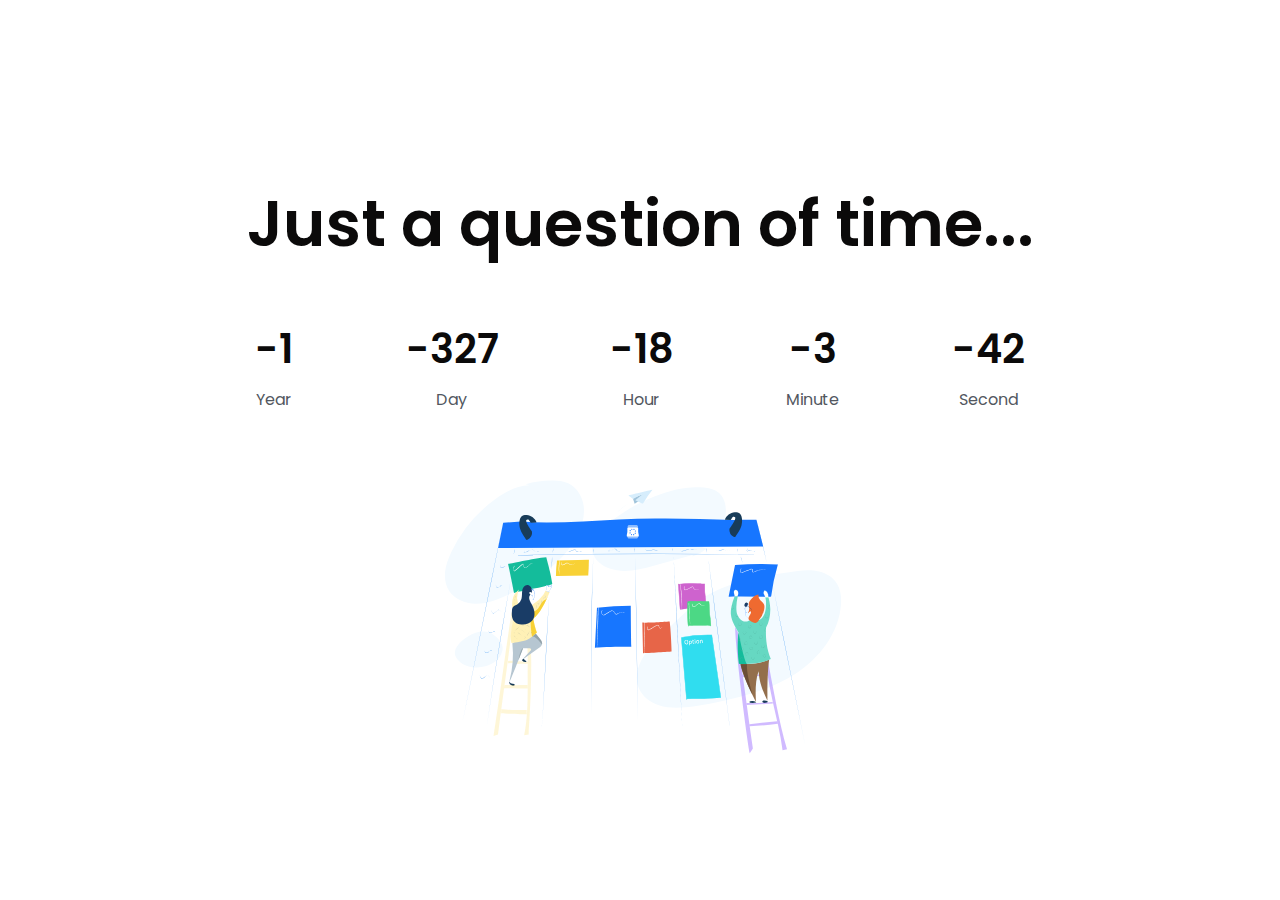
<file: master-plan-v2.html>
<!DOCTYPE html>
<html lang="en">
<head>
    <meta charset="UTF-8">
    <meta http-equiv="X-UA-Compatible" content="IE=edge">
    <meta name="viewport" content="width=device-width, initial-scale=1.0">

    <!--=============== CSS ===============-->
    <link rel="stylesheet" href="assets/css/styles.css">

    <title>Master Plan v2</title>
</head>
<body>
    <section class="coming-soon">
        <div class="global__data">
            <h2>Just a question of time...</h2>
            <div class="countdown">
                <div class="container-year">
                    <h3 class="year">xx</h3>
                    <p>Year</p>
                </div>
                <div class="container-day">
                    <h3 class="day">xx</h3>
                    <p>Day</p>
                </div>
                <div class="container-hour">
                    <h3 class="hour">xx</h3>
                    <p>Hour</p>
                </div>
                <div class="container-minute">
                    <h3 class="minute">xx</h3>
                    <p>Minute</p>
                </div>
                <div class="container-second">
                    <h3 class="second">xx</h3>
                    <p>Second</p>
                </div>
            </div>
        </div>
        <img src="assets/img/calendar-img.svg" alt="" class="img__calendar">
    </section>


    <style>

        h2 {
            font-size: 1.6rem;
            font-weight: 600;
            padding: 2rem;
        }

        .coming-soon {
            min-height: 100vh;
            display: flex;
            align-items: center;
            flex-direction: column;
            justify-content: center;
        }

        .countdown {
            display: flex;
            justify-content: space-around;
            text-align: center;
        }

        .year,
        .day,
        .hour,
        .minute,
        .second {
            font-size: 2.5rem;
            padding-bottom: .5rem;
        }

        .img__calendar {
            height: 40vh;
            padding-top: 4rem;
        }

        @media screen and (min-width: 992px) {
            h2 {
                font-size: 4rem;
                padding: 3rem;
            }

            .img__calendar {
                padding-top: 3rem;
            }
        }

    </style>

     <script>

        const countdown = () => {
            const countDate = new Date("September 1, 2025 00:00:00").getTime();
            const now = new Date().getTime();
            const gap = countDate - now;

            // Time parameters
            const second = 1000;
            const minute = 60 * second;
            const hour = 60 * minute;
            const day = 24 * hour;
            const years = 365.25 * day;

            const textYear = Math.floor(gap / years);
            const textDay = Math.floor((gap % years) / day);
            const textHour = Math.floor((gap % day) / hour);
            const textMinute = Math.floor((gap % hour) / minute);
            const textSecond = Math.floor((gap % minute) / second);

            // Afficher les données dans la page
            document.querySelector(".year").innerHTML = textYear;
            document.querySelector(".day").innerHTML = textDay;
            document.querySelector(".hour").innerHTML = textHour;
            document.querySelector(".minute").innerHTML = textMinute;
            document.querySelector(".second").innerHTML = textSecond;

        };

        countdown();

        setInterval(countdown, 1000);

    </script>
</body>
</html>
</file>
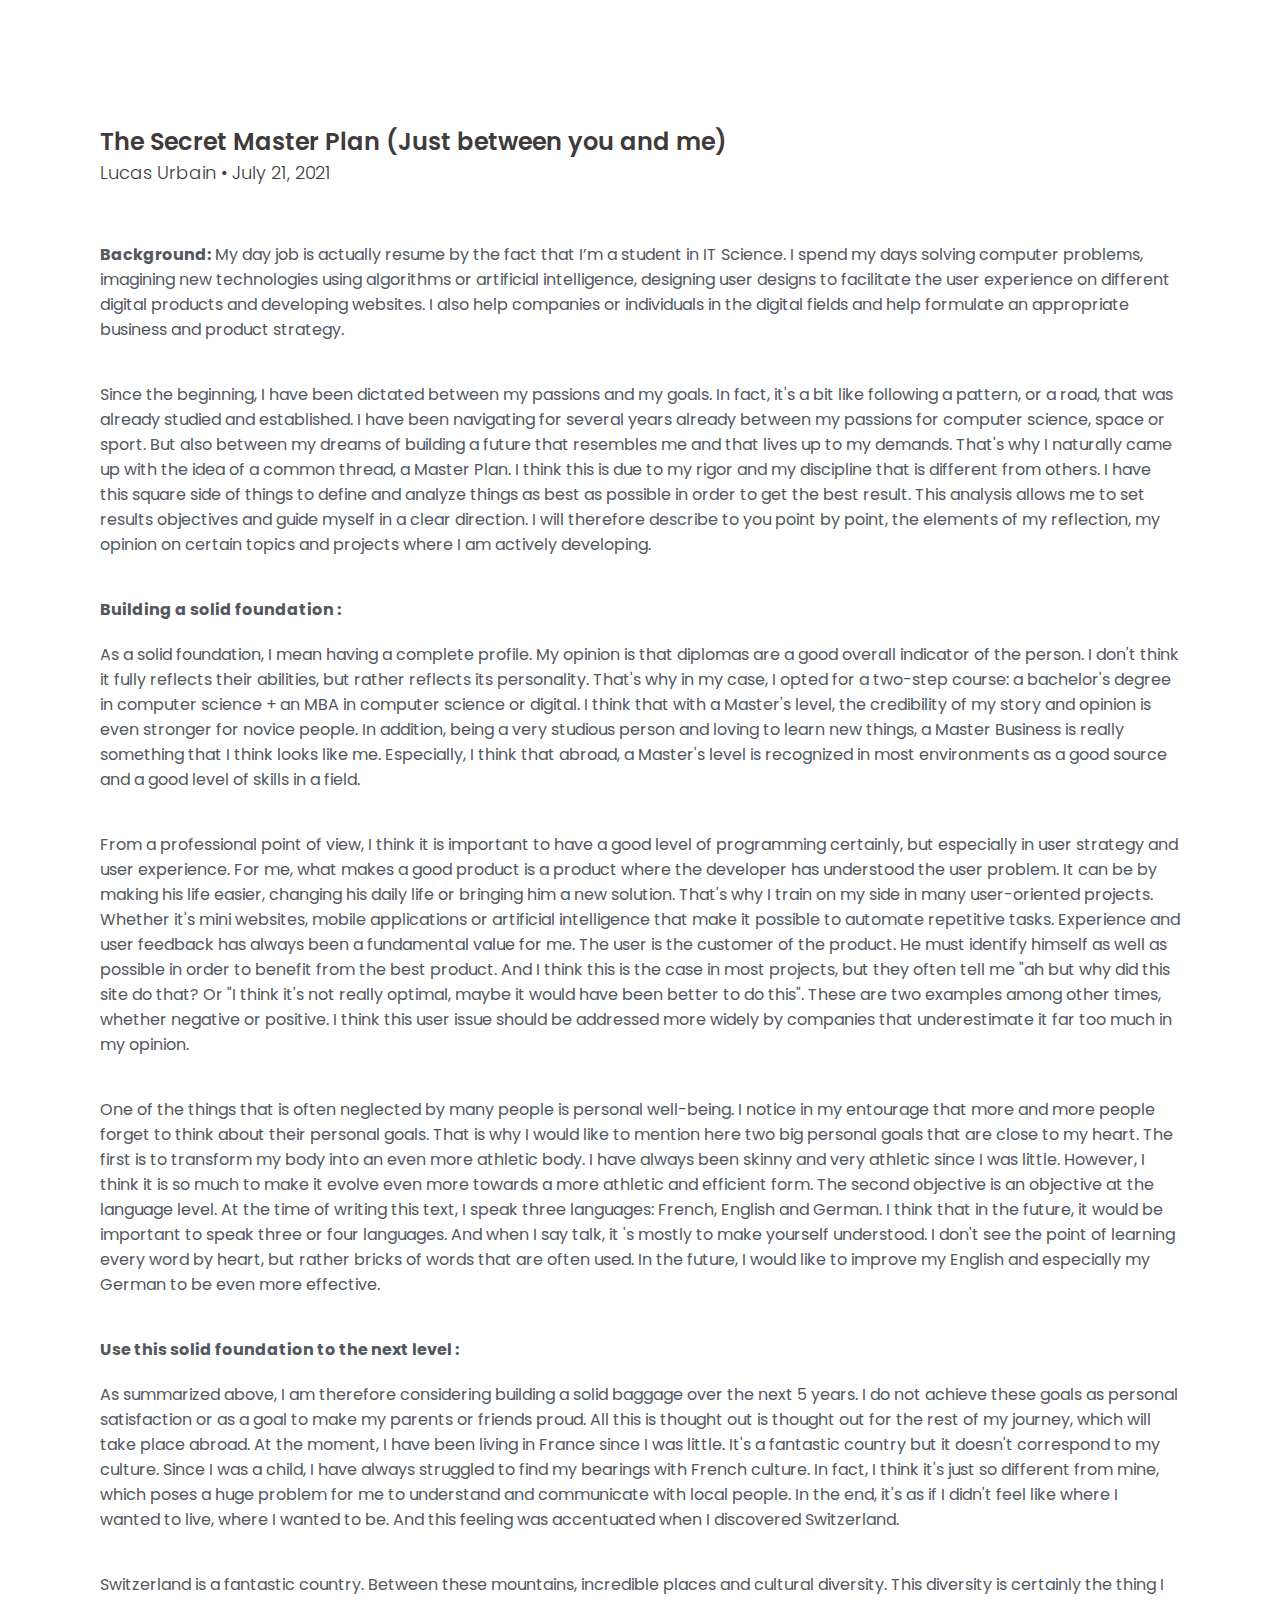
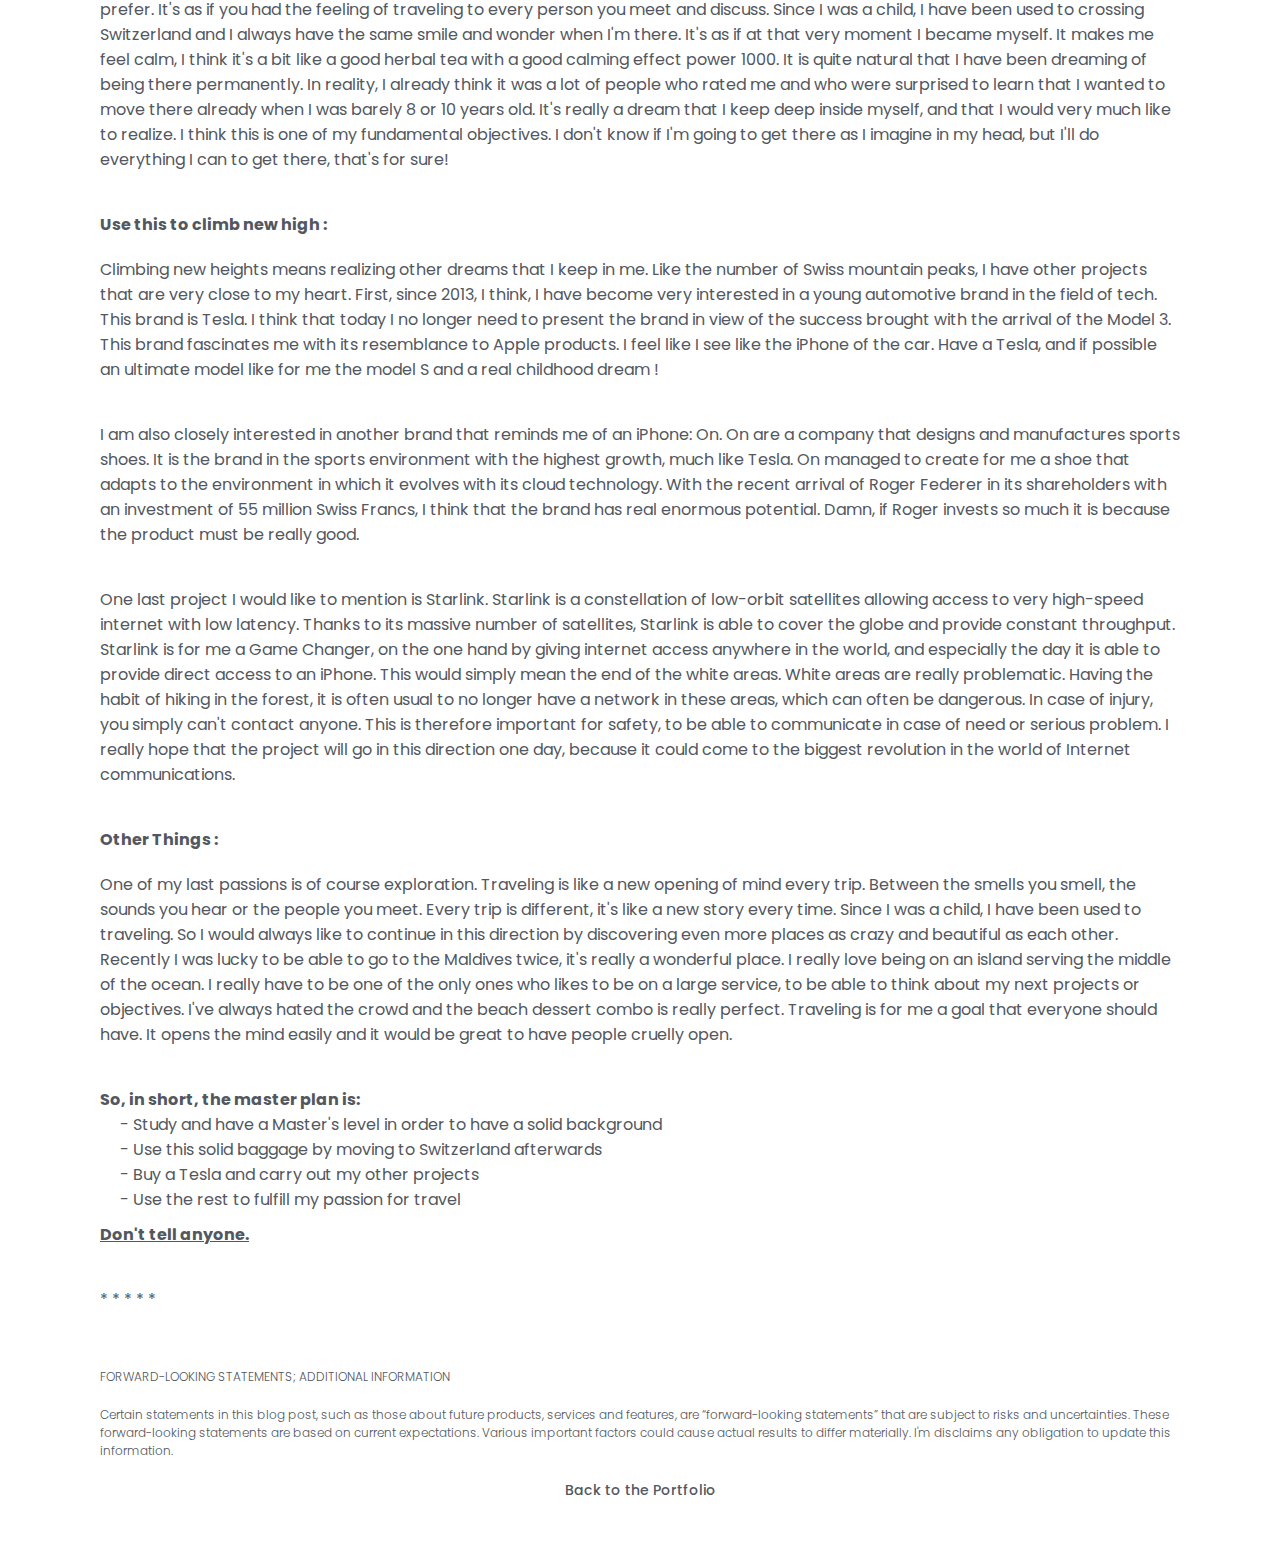
<file: the-secret-master-plan.html>
<!DOCTYPE html>
<html lang="en">

<head>
    <meta charset="UTF-8">
    <meta http-equiv="X-UA-Compatible" content="IE=edge">
    <meta name="viewport" content="width=device-width, initial-scale=1.0">

    <!--=============== CSS ===============-->
    <link rel="stylesheet" href="assets/css/styles.css">

    <title>The Secret Master Plan</title>

</head>

<body>

    <!--=============== MAIN ===============-->
    <main class="main">    
        <!--=============== HOME ===============-->
        <section class="title section" id="title">
            <h1 class="title-font">The Secret Master Plan (Just between you and me)</h1>
            <h3 class="subtitle-font" ">Lucas Urbain   •   July 21, 2021</h3>
        </section>
        <section class="content section-content " id="content ">
            <p class="details-text "><strong>Background:</strong> My day job is actually resume by the fact that I’m a student in IT Science. I spend my days solving computer problems, imagining new technologies using algorithms or artificial intelligence, designing user designs to facilitate the user experience on different digital products and developing websites. I also help companies or individuals in the digital fields and help formulate an appropriate business and product strategy.
            </p>
            <p class="details-text ">
                Since the beginning, I have been dictated between my passions and my goals. In fact, it's a bit like following a pattern, or a road, that was already studied and established. I have been navigating for several years already between my passions for computer science, space or sport. But also between my dreams of building a future that resembles me and that lives up to my demands. That's why I naturally came up with the idea of a common thread, a Master Plan. I think this is due to my rigor and my discipline that is different from others. I have this square side of things to define and analyze things as best as possible in order to get the best result. This analysis allows me to set results objectives and guide myself in a clear direction. I will therefore describe to you point by point, the elements of my reflection, my opinion on certain topics and projects where I am actively developing.
            </p>
            <p class="details-title "><strong>Building a solid foundation :</strong>
            </p>   
            <p class="details-text ">
                As a solid foundation, I mean having a complete profile. My opinion is that diplomas are a good overall indicator of the person. I don't think it fully reflects their abilities, but rather reflects its personality. That's why in my case, I opted for a two-step course: a bachelor's degree in computer science + an MBA in computer science or digital. I think that with a Master's level, the credibility of my story and opinion is even stronger for novice people. In addition, being a very studious person and loving to learn new things, a Master Business is really something that I think looks like me. Especially, I think that abroad, a Master's level is recognized in most environments as a good source and a good level of skills in a field.
            </p>
            <p class="details-text
                ">
                From a professional point of view, I think it is important to have a good level of programming certainly, but especially in user strategy and user experience. For me, what makes a good product is a product where the developer has understood the user problem. It can be by making his life easier, changing his daily life or bringing him a new solution. That's why I train on my side in many user-oriented projects. Whether it's mini websites, mobile applications or artificial intelligence that make it possible to automate repetitive tasks. Experience and user feedback has always been a fundamental value for me. The user is the customer of the product. He must identify himself as well as possible in order to benefit from the best product. And I think this is the case in most projects, but they often tell me "ah but why did this site do that? Or "I think it's not really optimal, maybe it would have been better to do this". These are two examples among other times, whether negative or positive. I think this user issue should be addressed more widely
                by companies that underestimate it far too much in my opinion. </p>
                <p class="details-text">
                    One of the things that is often neglected by many people is personal well-being. I notice in my entourage that more and more people forget to think about their personal goals. That is why I would like to mention here two big personal goals that are close
                    to my heart. The first is to transform my body into an even more athletic body. I have always been skinny and very athletic since I was little. However, I think it is so much to make it evolve even more towards a more athletic and
                    efficient form. The second objective is an objective at the language level. At the time of writing this text, I speak three languages: French, English and German. I think that in the future, it would be important to speak three or
                    four languages. And when I say talk, it 's mostly to make yourself understood. I don't see the point of learning every word by heart, but rather bricks of words that are often used. In the future, I would like to improve my English
                    and especially my German to be even more effective.

                </p>
                <p class="details-title "><strong>Use this solid foundation to the next level : </strong>
                </p>
                <p class="details-text ">
                    As summarized above, I am therefore considering building a solid baggage over the next 5 years. I do not achieve these goals as personal satisfaction or as a goal to make my parents or friends proud. All this is thought out is thought out for the rest
                    of my journey, which will take place abroad. At the moment, I have been living in France since I was little. It's a fantastic country but it doesn't correspond to my culture. Since I was a child, I have always struggled to find my
                    bearings with French culture. In fact, I think it's just so different from mine, which poses a huge problem for me to understand and communicate with local people. In the end, it's as if I didn't feel like where I wanted to live, where
                    I wanted to be. And this feeling was accentuated when I discovered Switzerland.</p>
                <p class="details-text ">
                    Switzerland is a fantastic country. Between these mountains, incredible places and cultural diversity. This diversity is certainly the thing I prefer. It's as if you had the feeling of traveling to every person you meet and discuss. Since I was a child,
                    I have been used to crossing Switzerland and I always have the same smile and wonder when I'm there. It's as if at that very moment I became myself. It makes me feel calm, I think it's a bit like a good herbal tea with a good calming
                    effect power 1000. It is quite natural that I have been dreaming of being there permanently. In reality, I already think it was a lot of people who rated me and who were surprised to learn that I wanted to move there already when I
                    was barely 8 or 10 years old. It's really a dream that I keep deep inside myself, and that I would very much like to realize. I think this is one of my fundamental objectives. I don't know if I'm going to get there as I imagine in
                    my head, but I'll do everything I can to get there, that's for sure!</p>

                <p class="details-title "><strong>Use this to climb new high :</strong>
                </p>

                <p class="details-text ">
                    Climbing new heights means realizing other dreams that I keep in me. Like the number of Swiss mountain peaks, I have other projects that are very close to my heart. First, since 2013, I think, I have become very interested in a young automotive brand
                    in the field of tech. This brand is Tesla. I think that today I no longer need to present the brand in view of the success brought with the arrival of the Model 3. This brand fascinates me with its resemblance to Apple products. I
                    feel like I see like the iPhone of the car. Have a Tesla, and if possible an ultimate model like for me the model S and a real childhood dream !
                </p>
                <p class="details-text ">
                    I am also closely interested in another brand that reminds me of an iPhone: On. On are a company that designs and manufactures sports shoes. It is the brand in the sports environment with the highest growth, much like Tesla. On managed to create for me
                    a shoe that adapts to the environment in which it evolves with its cloud technology. With the recent arrival of Roger Federer in its shareholders with an investment of 55 million Swiss Francs, I think that the brand has real enormous
                    potential. Damn, if Roger invests so much it is because the product must be really good.
                </p>
                <p class="details-text ">
                    One last project I would like to mention is Starlink. Starlink is a constellation of low-orbit satellites allowing access to very high-speed internet with low latency. Thanks to its massive number of satellites, Starlink is able to cover the globe and
                    provide constant throughput. Starlink is for me a Game Changer, on the one hand by giving internet access anywhere in the world, and especially the day it is able to provide direct access to an iPhone. This would simply mean the end
                    of the white areas. White areas are really problematic. Having the habit of hiking in the forest, it is often usual to no longer have a network in these areas, which can often be dangerous. In case of injury, you simply can't contact
                    anyone. This is therefore important for safety, to be able to communicate in case of need or serious problem. I really hope that the project will go in this direction one day, because it could come to the biggest revolution in the
                    world of Internet communications.
                </p>

                <p class="details-title "><strong>Other Things :</strong>
                </p>

                <p class="details-text ">
                    One of my last passions is of course exploration. Traveling is like a new opening of mind every trip. Between the smells you smell, the sounds you hear or the people you meet. Every trip is different, it's like a new story every time. Since I was a child,
                    I have been used to traveling. So I would always like to continue in this direction by discovering even more places as crazy and beautiful as each other. Recently I was lucky to be able to go to the Maldives twice, it's really a wonderful
                    place. I really love being on an island serving the middle of the ocean. I really have to be one of the only ones who likes to be on a large service, to be able to think about my next projects or objectives. I've always hated the crowd
                    and the beach dessert combo is really perfect. Traveling is for me a goal that everyone should have. It opens the mind easily and it would be great to have people cruelly open.
                </p>
                <p class="details-title-short"><strong>So, in short, the master plan is:</strong>
                </p>
                <p class="details-text-short">
                    - Study and have a Master's level in order to have a solid background
                </p>
                <p class="details-text-short">- Use this solid baggage by moving to Switzerland afterwards

                </p>
                <p class="details-text-short">- Buy a Tesla and carry out my other projects

                </p>
                <p class="details-text-short">- Use the rest to fulfill my passion for travel
                </p>
                <p class="details-title-underline"><strong>Don't tell anyone.</strong>
                </p>

                <p class="details-text
                ">* * * * *
                </p>
        </section>

 
        <section class="footer-details section-footer" id="footer ">
            <p class="details-text-med">FORWARD-LOOKING STATEMENTS; ADDITIONAL INFORMATION</p>
            <p class="details-text-med">Certain statements in this blog post, such as those about future products, services and features, are “forward-looking statements” that are subject to risks and uncertainties. These forward-looking statements are based on current expectations.
                Various important factors could cause actual results to differ materially. I'm disclaims any obligation to update this information.</p>
            <div class="link">
                <a href="index.html" class="">Back to the Portfolio</a>
            </div>    
            
        </section>

 

    </main>
    <div id="progress-bar"></div>
    <script src="assets/js/secret.js"></script>


</body>

<!--=============== MAIN JS ===============-->
<script src=" assets/js/main.js "></script>

</html>
</file>
<file: assets/css/cv-styles.css>
/*===== GOOGLE FONTS =====*/

@import url('https://fonts.googleapis.com/css2?family=Poppins:wght@400;500;600&display=swap');

/*===== VARIABLES CSS =====*/

:root {
    --header-height: 3rem;
    /*========== Colors ==========*/
    --title-color: #0B0A0A;
    --text-color: #403A3A;
    --text-color-light: #707070;
    --container-color: #FAFAFA;
    --container-color-alt: #F0EFEF;
    --body-color: #FCFCFC;
    /*========== Font and typography ==========*/
    --body-font: 'Poppins', sans-serif;
    --h1-font-size: 1.5rem;
    --h2-font-size: 1.25rem;
    --h3-font-size: 1rem;
    --normal-font-size: .938rem;
    --small-font-size: .875rem;
    --smaller-font-size: .813rem;
    /*========== Font weight ==========*/
    --font-medium: 500;
    --font-semi-bold: 600;
    /*========== Margenes ==========*/
    --mb-1: .5rem;
    --mb-2: 1rem;
    --mb-3: 1.5rem;
    /*========== z index ==========*/
    --z-tooltip: 10;
    --z-fixed: 100;
}


/*========== BASE ==========*/

*,
::before,
::after {
    box-sizing: border-box;
}

html {
    scroll-behavior: smooth;
}


/*========== Variables Dark theme ==========*/

body.dark-theme {
    --title-color: #F2F2F2;
    --text-color: #BFBFBF;
    --container-color: #212121;
    --container-color-alt: #181616;
    --body-color: #2B2B2B;
}


/*========== Button Dark/Light ==========*/

.change-theme {
    position: absolute;
    right: 0;
    top: 2.2rem;
    display: flex;
    color: var(--text-color);
    font-size: 1.2rem;
    cursor: pointer;
}

.change-theme:hover {
    color: var(--title-color);
}


/*========== Font size variables to scale cv ==========*/

body.scale-cv {
    --h1-font-size: .938rem;
    --h2-font-size: .938rem;
    --h3-font-size: .875rem;
    --normal-font-size: .813rem;
    --small-font-size: .75rem;
    --smaller-font-size: .688rem;
}


/*========== Generate PDF button ==========*/

.generate-pdf {
    display: none;
    position: absolute;
    top: 2.2rem;
    left: 0;
    font-size: 1.2rem;
    color: var(--text-color);
    cursor: pointer;
}

.generate-pdf:hover {
    color: var(--title-color);
}


/*========== Classes modified to reduce size and print on A4 sheet ==========*/

.scale-cv .change-theme,
.scale-cv .generate-pdf {
    display: none;
}

.scale-cv .bd-container {
    max-width: 595px;
}

.scale-cv .section {
    padding: 0.87rem 0;
}

.scale-cv .section-title {
    margin-bottom: .5rem;

}

.scale-cv .resume__left,
.scale-cv .resume__right {
    padding: 0 1rem;
}

.scale-cv .home__img {
    width: 160px;
    height: 160px;
}

.scale-cv .home__container {
    gap: 1.5rem;
}

.scale-cv .home__data {
    gap: .25rem;
}

.scale-cv .home__adress,
.scale-cv .social__container {
    gap: .75rem;
}

.scale-cv .social__container {
    padding-bottom: 0.5rem;
}

.scale-cv .home__icon,
.scale-cv .social__icon,
.scale-cv .interests__icon {
    font-size: 1rem;
}

.scale-cv .education__container,
.scale-cv .experience__container,
.scale-cv .certificate__container {
    gap: 1rem;
}

.scale-cv .education__time,
.scale-cv .experience__time {
    padding-right: .5rem;
}

.scale-cv .education__rounder,
.scale-cv .experience__rounder {
    width: 11px;
    height: 11px;
    margin-top: .22rem;
}

.scale-cv .education__line,
.scale-cv .experience__line {
    width: 1px;
    height: 120%;
    transform: translate(5px, 0);
}

.scale-cv .education__data,
.scale-cv .experience__data {
    gap: .25rem;
}

.scale-cv .skills__name {
    margin-bottom: var(--mb-1);
}

.scale-cv .interests__container {
    column-gap: 2.5rem;
}

body {
    margin: 0 0 var(--header-height) 0;
    padding: 0;
    font-family: var(--body-font);
    font-size: var(--normal-font-size);
    background-color: var(--body-color);
    color: var(--text-color);
}

h1,
h2,
h3,
ul,
p {
    margin: 0;
}

h1,
h2,
h3 {
    color: var(--title-color);
    font-weight: var(--font-medium);
}

ul {
    padding: 0;
    list-style: none;
}

a {
    text-decoration: none;
}

img {
    max-width: 100%;
    height: auto;
}


/*========== CLASS CSS ==========*/

.section {
    padding: 1.5rem 0;
}

.introduction {
    padding: 1.9rem 0;
}

.section-title {
    font-size: var(--h2-font-size);
    color: var(--title-color);
    font-weight: var(--font-semi-bold);
    text-transform: uppercase;
    letter-spacing: .35rem;
    text-align: center;
    margin-bottom: var(--mb-3);
}

.section .description {
    opacity: 0;
    visibility: hidden;
    height: 0;
    padding-bottom: 2rem;
}

.qr-code-viewver {
    width: 100vw;
    height: 100vh;
    background-color: rgba(0, 0, 0, 0.9);
    position: fixed;
    inset: 0;
    padding: 2rem 1rem;
    display: grid;
    place-items: center;
    transition: .4s;
    z-index: var(1);
    visibility: hidden;
    opacity: 0;
}

.qr-code-viewver .content__card {
    width: 50%;
    min-height: 500px;
    height: auto;
    background-color: #F4F4F4;
    border-radius: 20px;
    padding: 20px;
}

.active-modal {
    opacity: 1;
    visibility: visible;
}

label{
    position: relative;
    height: 125px;
    width: 125px;
    display: inline-block;
    border: 5px solid rgba(255,255,255,0.2);
    border-radius: 50%;
    border-left-color: #BFBFBF;
    animation: rotate 1.5s linear infinite;
    
  }
  @keyframes rotate {
    100%{
      transform: rotate(360deg);
    }
  }

  .download-completed .check-icon{
    position: absolute;
    content: "";
    top: 50%;
    left: 28px;
    transform: scaleX(-1) rotate(135deg);
    height: 56px;
    width: 28px;
    border-top: 7px solid #5cb85c;
    border-right: 7px solid #5cb85c;
    transform-origin: left top;
    animation: check-icon 0.5s ease;
  }
  @keyframes check-icon {
    0%{
      height: 0;
      width: 0;
      opacity: 1;
    }
    20%{
      height: 0;
      width: 28px;
      opacity: 1;
    }
    40%{
      height: 56px;
      width: 28px;
      opacity: 1;
    }
    100%{
      height: 56px;
      width: 28px;
      opacity: 1;
    }
  }
  input{
    display: none; 
  }
  input:checked ~ label.check-icon{
    display: block;
    animation: none;
  }
  input:checked ~ label{
    animation: none;
    border-color: #5cb85c;
  
  }

  .download-completed {
    animation: none;
    border-color: #5cb85c;

  }

.title__container {
    padding: 50px 0px 0px 0px;
    font-family: 'Roboto', Arial, Helvetica, sans-serif;
    color: #001F27;
    font-size: 16px;
    font-weight: 600;
    text-align: center;
}

.check-mark {
    width: 300px; 
    height: 300px; 
    display:block; 
    margin-left: auto; 
    margin-right: auto;
    z-index: 1000000;
    background-color: #F4F4F4;
}

.check-mark .content {
    background-color: #F4F4F4;
    display: block;
    margin-left: auto;
    margin-right: auto;
    padding: 5px;
    height: 150px; 
    width: 150px; 
    margin-top: 100px;
}

/*========== BUTTON NAV ==========*/

.button__nav {
    opacity: 0;
    visibility: hidden;
    transition: .3s;
    position: relative;
    display: none;
}

/*========== LAYOUT ==========*/

.bd-container {
    max-width: 968px;
    width: calc(100% - 3rem);
    margin-left: var(--mb-3);
    margin-right: var(--mb-3);
}

.bd-grid {
    display: grid;
    gap: 1.5rem;
}

.l-header {
    width: 100%;
    position: fixed;
    bottom: 0;
    left: 0;
    z-index: var(--z-fixed);
    background-color: var(--body-color);
    box-shadow: 0 -1px 4px rgba(0, 0, 0, .1);
    transition: .3s;
}


/*========== NAV ==========*/

.nav {
    height: var(--header-height);
    display: flex;
    justify-content: space-between;
    align-items: center;
}

@media screen and (max-width: 968px) {
    .nav__menu {
        position: fixed;
        bottom: -100%;
        left: 0;
        width: 100%;
        padding: 2rem 1.5rem;
        background-color: var(--body-color);
        box-shadow: 0 1px 4px rgba(0, 0, 0, .1);
        border-radius: 1rem 1rem 0 0;
        z-index: var(--z-fixed);
        transition: .3s;
    }
}

.nav__logo,
.nav__toggle {
    color: var(--title-color);
    font-weight: var(--font-medium);
}

.nav__toggle {
    font-size: 1.2rem;
    cursor: pointer;
}

.nav__item {
    text-align: center;
}

.nav__list {
    display: grid;
    grid-template-columns: repeat(3, 1fr);
    gap: 2rem;
}

.nav__link {
    display: flex;
    flex-direction: column;
    font-size: var(--smaller-font-size);
    color: var(--text-color-light);
    font-weight: var(--font-medium);
}

.nav__link:hover {
    color: var(--title-color);
}

.nav__icon {
    font-size: 1.2rem;
    margin-bottom: var(--mb-1);
}


/* Show menu */

.show-menu {
    bottom: var(--header-height);
}


/* Active menu link */

.active-link {
    color: var(--title-color);
}


/*========== HOME ==========*/

.home {
    position: relative;
}

.home__container {
    gap: 3rem;
}

.home__data {
    gap: .5rem;
    text-align: center;
}

.home__img {
    width: 180px;
    height: 180px;
    border-radius: 50%;
    justify-self: center;
    margin-bottom: var(--mb-1);
    margin-top: 50px;
}

.home__title {
    font-size: 1.7rem;
}

.home__profession {
    font-size: var(--normal-font-size);
    margin-bottom: var(--mb-1);
}

.home__adress {
    gap: 1rem;
}

.home__information {
    display: flex;
    align-items: center;
    font-size: var(--small-font-size);
}

.home__icon {
    font-size: 1.2rem;
    margin-right: .25rem;
}

.home__button-movil {
    display: inline-block;
    border: 2px solid var(--text-color);
    color: var(--title-color);
    padding: 1rem 2rem;
    border-radius: .25rem;
    transition: .3s;
    font-weight: var(--font-medium);
    margin-top: var(--mb-3);
}

.home__button-movil:hover {
    background-color: var(--text-color);
    color: var(--container-color);
}


/*========== SOCIAL ==========*/

.social__container {
    grid-template-columns: max-content;
    gap: 1rem;
}

.social__link {
    display: inline-flex;
    text-align: center;
    font-size: var(--small-font-size);
    color: var(--text-color) !important;
    text-decoration: none !important;
}

.social__link:hover {
    color: var(--title-color);
}

.social__icon {
    font-size: 1.2rem;
    margin-right: .25rem;
}


/*========== PROFILE ==========*/

.profile__description {
    text-align: center;
    margin-bottom: var(--mb-3);
}

.skills__description {
    margin-bottom: var(--mb-1);
}

/*========== EDUCATION AND EXPERIENCE ==========*/

.education__content,
.experience__content {
    display: flex;
}

.education__time,
.experience__time {
    padding-right: 1rem;
}

.education__rounder,
.experience__rounder {
    position: relative;
    display: block;
    width: 16px;
    height: 16px;
    background-color: var(--text-color-light);
    border-radius: 50%;
    margin-top: .25rem;
}

.education__line,
.experience__line {
    display: block;
    width: 2px;
    height: 120%;
    background-color: var(--text-color-light);
    transform: translate(7px, 0px);
}

.education__data,
.experience__data {
    gap: .5rem;
}

.education__title,
.experience__title {
    font-size: var(--h3-font-size);
}

.education__studies,
.experience__company {
    font-size: var(--smaller-font-size);
}

.education__year,
.experience__description {
    font-size: var(--smaller-font-size);
}


/*========== SKILLS AND LANGUAGES ==========*/

.skills__content,
.languages__content {
    grid-template-columns: repeat(2, 1fr);
}

.languages__content {
    gap: 0;
}

.skills__name,
.languages__name {
    display: flex;
    align-items: center;
    margin-bottom: var(--mb-3);
}

.skills__circle,
.languages__circle {
    display: inline-block;
    width: 5px;
    height: 5px;
    background-color: var(--text-color);
    border-radius: 50%;
    margin-right: .75rem;
}


/*========== CERTIFICATES ==========*/

.certificate__title {
    font-size: var(--h3-font-size);
    margin-bottom: var(--mb-1);
}

.certificate__description {
    font-size: var(--smaller-font-size);
}


/*========== REFERENCES ==========*/

.references__content {
    gap: .25rem;
}

.references__subtitle {
    color: var(--text-color-light);
}

.references__subtitle,
.references__contact {
    font-size: var(--smaller-font-size);
}

.references__title {
    font-size: var(--h3-font-size);
}


/*========== INTERESTS ==========*/

.interests__container {
    grid-template-columns: repeat(3, 1fr);
    margin-top: var(--mb-2);
}

.interests__content {
    display: flex;
    flex-direction: column;
    align-items: center;
}

.interests__icon {
    font-size: 1.5rem;
    color: var(--text-color-light);
    margin-bottom: .25rem;
}


/* Scroll top */

.scrolltop {
    position: fixed;
    right: 1rem;
    bottom: -20%;
    display: flex;
    justify-content: center;
    align-items: center;
    padding: .3rem;
    background-color: var(--container-color-alt);
    border-radius: .4rem;
    z-index: var(--z-tooltip);
    transition: .4s;
    visibility: hidden;
}

.scrolltop__icon {
    font-size: 1.2rem;
    color: var(--text-color);
}

.show-scroll {
    visibility: visible;
    bottom: 5rem;
}


/*========== MEDIA QUERIES ==========*/


/* For small devices, menu two columns */

@media screen and (max-width: 320px) {
    .nav__list {
        grid-template-columns: repeat(2, 1fr);
        gap: 1rem .5rem;
    }
}


/* Classes modified for large screen size */

@media screen and (min-width: 968px) {
    body {
        margin: 3rem 0;
    }
    .bd-container {
        margin-left: auto;
        margin-right: auto;
    }
    .l-header,
    .scrolltop {
        display: none;
    }
    .resume {
        display: grid;
        grid-template-columns: .5fr 1fr;
        background-color: var(--container-color);
        box-shadow: 0 0 8px rgba(13, 13, 13, .15);
    }
    .resume__left {
        background-color: var(--container-color-alt);
    }
    .resume__left,
    .resume__right {
        padding: 0 1.5rem;
    }
    .generate-pdf {
        display: inline-block;
    }
    .section-title,
    .profile__description {
        text-align: initial;
    }
    .home__container {
        gap: 1.5rem;
    }
    .home__button-movil {
        display: none;
    }
    .references__container {
        grid-template-columns: repeat(2, 1fr);
    }
    .languages__content {
        grid-template-columns: repeat(3, max-content);
        column-gap: 3.5rem;
    }
    .interests__container {
        grid-template-columns: repeat(6, max-content);
        column-gap: 3.5rem;
    }
    .section .description {
        opacity: 1;
        visibility: visible;
        height: auto;
    }

    .button__nav {
        opacity: 1;
        visibility: visible;
        width: 120px;
        height: 120px;
        border-radius: 20px;
        box-shadow: 0 -1px 4px rgba(0, 0, 0, .1);
        text-align: center;
        display: none;
    }

    .button__nav:hover {
        cursor: pointer;
        background-color: #F0EFEF;
    }

    .button__nav .icon {
        font-size: 32px;
        color: #001F27;
        margin-top: 30px;
    }

    .button__nav .text {
        font-size: 14px;
        color: #181616;
    }
    .home__img {
        margin-top: 0;
    }
}

@media screen and (min-width: 1500px) {
    .button__nav {
        opacity: 1;
        visibility: visible;
        display: block;
        position: fixed;
        left: 3%;
        top: 48%;
        background-color: #F4F4F4;
        width: 120px;
        height: 120px;
        border-radius: 20px;
        padding: 10px;
        box-shadow: 0 -1px 4px rgba(0, 0, 0, .1);
        text-align: center;
    }

    .button__nav:hover {
        cursor: pointer;
        background-color: #F0EFEF;
    }

    .button__nav .icon {
        font-size: 32px;
        color: #001F27;
        margin-top: 0px;
    }

    .button__nav .text {
        font-size: 14px;
        color: #181616;
    }
    
}
</file>
<file: assets/css/cv-style-de.css>
/*===== GOOGLE FONTS =====*/

@import url('https://fonts.googleapis.com/css2?family=Poppins:wght@400;500;600&display=swap');

/*===== VARIABLES CSS =====*/

:root {
    --header-height: 3rem;
    /*========== Colors ==========*/
    --title-color: #0B0A0A;
    --text-color: #403A3A;
    --text-color-light: #707070;
    --container-color: #FAFAFA;
    --container-color-alt: #F0EFEF;
    --body-color: #FCFCFC;
    /*========== Font and typography ==========*/
    --body-font: 'Poppins', sans-serif;
    --h1-font-size: 1.5rem;
    --h2-font-size: 1.25rem;
    --h3-font-size: 1rem;
    --normal-font-size: .938rem;
    --small-font-size: .875rem;
    --smaller-font-size: .813rem;
    /*========== Font weight ==========*/
    --font-medium: 500;
    --font-semi-bold: 600;
    /*========== Margenes ==========*/
    --mb-1: .5rem;
    --mb-2: 1rem;
    --mb-3: 1.5rem;
    /*========== z index ==========*/
    --z-tooltip: 10;
    --z-fixed: 100;
}


/*========== BASE ==========*/

*,
::before,
::after {
    box-sizing: border-box;
}

html {
    scroll-behavior: smooth;
}


/*========== Variables Dark theme ==========*/

body.dark-theme {
    --title-color: #F2F2F2;
    --text-color: #BFBFBF;
    --container-color: #212121;
    --container-color-alt: #181616;
    --body-color: #2B2B2B;
}


/*========== Button Dark/Light ==========*/

.change-theme {
    position: absolute;
    right: 0;
    top: 2.2rem;
    display: flex;
    color: var(--text-color);
    font-size: 1.2rem;
    cursor: pointer;
}

.change-theme:hover {
    color: var(--title-color);
}


/*========== Font size variables to scale cv ==========*/

body.scale-cv {
    --h1-font-size: .938rem;
    --h2-font-size: .938rem;
    --h3-font-size: .875rem;
    --normal-font-size: .813rem;
    --small-font-size: .75rem;
    --smaller-font-size: .688rem;
}


/*========== Generate PDF button ==========*/

.generate-pdf {
    display: none;
    position: absolute;
    top: 2.2rem;
    left: 0;
    font-size: 1.2rem;
    color: var(--text-color);
    cursor: pointer;
}

.generate-pdf:hover {
    color: var(--title-color);
}


/*========== Classes modified to reduce size and print on A4 sheet ==========*/

.scale-cv .change-theme,
.scale-cv .generate-pdf {
    display: none;
}

.scale-cv .bd-container {
    max-width: 595px;
}

.scale-cv .section {
    padding: 0.52rem 0;
}

.scale-cv .section-title {
    margin-bottom: .5rem;

}

.scale-cv .resume__left,
.scale-cv .resume__right {
    padding: 0 1rem;
}

.scale-cv .home__img {
    width: 160px;
    height: 160px;
}

.scale-cv .home__container {
    gap: 1.5rem;
}

.scale-cv .home__data {
    gap: .25rem;
}

.scale-cv .home__adress,
.scale-cv .social__container {
    gap: .75rem;
}

.scale-cv .social__container {
    padding-bottom: 0.5rem;
}

.scale-cv .home__icon,
.scale-cv .social__icon,
.scale-cv .interests__icon {
    font-size: 1rem;
}

.scale-cv .education__container,
.scale-cv .experience__container,
.scale-cv .certificate__container {
    gap: 1rem;
}

.scale-cv .education__time,
.scale-cv .experience__time {
    padding-right: .5rem;
}

.scale-cv .education__rounder,
.scale-cv .experience__rounder {
    width: 11px;
    height: 11px;
    margin-top: .22rem;
}

.scale-cv .education__line,
.scale-cv .experience__line {
    width: 1px;
    height: 120%;
    transform: translate(5px, 0);
}

.scale-cv .education__data,
.scale-cv .experience__data {
    gap: .25rem;
}

.scale-cv .skills__name {
    margin-bottom: var(--mb-1);
}

.scale-cv .interests__container {
    column-gap: 2.5rem;
}

body {
    margin: 0 0 var(--header-height) 0;
    padding: 0;
    font-family: var(--body-font);
    font-size: var(--normal-font-size);
    background-color: var(--body-color);
    color: var(--text-color);
}

h1,
h2,
h3,
ul,
p {
    margin: 0;
}

h1,
h2,
h3 {
    color: var(--title-color);
    font-weight: var(--font-medium);
}

ul {
    padding: 0;
    list-style: none;
}

a {
    text-decoration: none;
}

img {
    max-width: 100%;
    height: auto;
}


/*========== CLASS CSS ==========*/

.section {
    padding: 1.5rem 0;
}

.introduction {
    padding: 1.9rem 0;
}

.section-title {
    font-size: var(--h2-font-size);
    color: var(--title-color);
    font-weight: var(--font-semi-bold);
    text-transform: uppercase;
    letter-spacing: .35rem;
    text-align: center;
    margin-bottom: var(--mb-3);
}

.section .description {
    opacity: 0;
    visibility: hidden;
    height: 0;
    padding-bottom: 2rem;
}

.qr-code-viewver {
    width: 100vw;
    height: 100vh;
    background-color: rgba(0, 0, 0, 0.9);
    position: fixed;
    inset: 0;
    padding: 2rem 1rem;
    display: grid;
    place-items: center;
    transition: .4s;
    z-index: var(1);
    visibility: hidden;
    opacity: 0;
}

.qr-code-viewver .content__card {
    width: 50%;
    min-height: 500px;
    height: auto;
    background-color: #F4F4F4;
    border-radius: 20px;
    padding: 20px;
}

.active-modal {
    opacity: 1;
    visibility: visible;
}

label{
    position: relative;
    height: 125px;
    width: 125px;
    display: inline-block;
    border: 5px solid rgba(255,255,255,0.2);
    border-radius: 50%;
    border-left-color: #BFBFBF;
    animation: rotate 1.5s linear infinite;
    
  }
  @keyframes rotate {
    100%{
      transform: rotate(360deg);
    }
  }

  .download-completed .check-icon{
    position: absolute;
    content: "";
    top: 50%;
    left: 28px;
    transform: scaleX(-1) rotate(135deg);
    height: 56px;
    width: 28px;
    border-top: 7px solid #5cb85c;
    border-right: 7px solid #5cb85c;
    transform-origin: left top;
    animation: check-icon 0.5s ease;
  }
  @keyframes check-icon {
    0%{
      height: 0;
      width: 0;
      opacity: 1;
    }
    20%{
      height: 0;
      width: 28px;
      opacity: 1;
    }
    40%{
      height: 56px;
      width: 28px;
      opacity: 1;
    }
    100%{
      height: 56px;
      width: 28px;
      opacity: 1;
    }
  }
  input{
    display: none; 
  }
  input:checked ~ label.check-icon{
    display: block;
    animation: none;
  }
  input:checked ~ label{
    animation: none;
    border-color: #5cb85c;
  
  }

  .download-completed {
    animation: none;
    border-color: #5cb85c;

  }

.title__container {
    padding: 50px 0px 0px 0px;
    font-family: 'Roboto', Arial, Helvetica, sans-serif;
    color: #001F27;
    font-size: 16px;
    font-weight: 600;
    text-align: center;
}

.check-mark {
    width: 300px; 
    height: 300px; 
    display:block; 
    margin-left: auto; 
    margin-right: auto;
    z-index: 1000000;
    background-color: #F4F4F4;
}

.check-mark .content {
    background-color: #F4F4F4;
    display: block;
    margin-left: auto;
    margin-right: auto;
    padding: 5px;
    height: 150px; 
    width: 150px; 
    margin-top: 100px;
}

/*========== BUTTON NAV ==========*/

.button__nav {
    opacity: 0;
    visibility: hidden;
    transition: .3s;
    position: relative;
    display: none;
}

/*========== LAYOUT ==========*/

.bd-container {
    max-width: 968px;
    width: calc(100% - 3rem);
    margin-left: var(--mb-3);
    margin-right: var(--mb-3);
}

.bd-grid {
    display: grid;
    gap: 1.5rem;
}

.l-header {
    width: 100%;
    position: fixed;
    bottom: 0;
    left: 0;
    z-index: var(--z-fixed);
    background-color: var(--body-color);
    box-shadow: 0 -1px 4px rgba(0, 0, 0, .1);
    transition: .3s;
}


/*========== NAV ==========*/

.nav {
    height: var(--header-height);
    display: flex;
    justify-content: space-between;
    align-items: center;
}

@media screen and (max-width: 968px) {
    .nav__menu {
        position: fixed;
        bottom: -100%;
        left: 0;
        width: 100%;
        padding: 2rem 1.5rem;
        background-color: var(--body-color);
        box-shadow: 0 1px 4px rgba(0, 0, 0, .1);
        border-radius: 1rem 1rem 0 0;
        z-index: var(--z-fixed);
        transition: .3s;
    }
}

.nav__logo,
.nav__toggle {
    color: var(--title-color);
    font-weight: var(--font-medium);
}

.nav__toggle {
    font-size: 1.2rem;
    cursor: pointer;
}

.nav__item {
    text-align: center;
}

.nav__list {
    display: grid;
    grid-template-columns: repeat(3, 1fr);
    gap: 2rem;
}

.nav__link {
    display: flex;
    flex-direction: column;
    font-size: var(--smaller-font-size);
    color: var(--text-color-light);
    font-weight: var(--font-medium);
}

.nav__link:hover {
    color: var(--title-color);
}

.nav__icon {
    font-size: 1.2rem;
    margin-bottom: var(--mb-1);
}


/* Show menu */

.show-menu {
    bottom: var(--header-height);
}


/* Active menu link */

.active-link {
    color: var(--title-color);
}


/*========== HOME ==========*/

.home {
    position: relative;
}

.home__container {
    gap: 3rem;
}

.home__data {
    gap: .5rem;
    text-align: center;
}

.home__img {
    width: 180px;
    height: 180px;
    border-radius: 50%;
    justify-self: center;
    margin-bottom: var(--mb-1);
    margin-top: 50px;
}

.home__title {
    font-size: 1.7rem;
}

.home__profession {
    font-size: var(--normal-font-size);
    margin-bottom: var(--mb-1);
}

.home__adress {
    gap: 1rem;
}

.home__information {
    display: flex;
    align-items: center;
    font-size: var(--small-font-size);
}

.home__icon {
    font-size: 1.2rem;
    margin-right: .25rem;
}

.home__button-movil {
    display: inline-block;
    border: 2px solid var(--text-color);
    color: var(--title-color);
    padding: 1rem 2rem;
    border-radius: .25rem;
    transition: .3s;
    font-weight: var(--font-medium);
    margin-top: var(--mb-3);
}

.home__button-movil:hover {
    background-color: var(--text-color);
    color: var(--container-color);
}


/*========== SOCIAL ==========*/

.social__container {
    grid-template-columns: max-content;
    gap: 1rem;
}

.social__link {
    display: inline-flex;
    text-align: center;
    font-size: var(--small-font-size);
    color: var(--text-color) !important;
    text-decoration: none !important;
}

.social__link:hover {
    color: var(--title-color);
}

.social__icon {
    font-size: 1.2rem;
    margin-right: .25rem;
}


/*========== PROFILE ==========*/

.profile__description {
    text-align: center;
    margin-bottom: var(--mb-3);
}

.skills__description {
    margin-bottom: var(--mb-1);
}

/*========== EDUCATION AND EXPERIENCE ==========*/

.education__content,
.experience__content {
    display: flex;
}

.education__time,
.experience__time {
    padding-right: 1rem;
}

.education__rounder,
.experience__rounder {
    position: relative;
    display: block;
    width: 16px;
    height: 16px;
    background-color: var(--text-color-light);
    border-radius: 50%;
    margin-top: .25rem;
}

.education__line,
.experience__line {
    display: block;
    width: 2px;
    height: 120%;
    background-color: var(--text-color-light);
    transform: translate(7px, 0px);
}

.education__data,
.experience__data {
    gap: .5rem;
}

.education__title,
.experience__title {
    font-size: var(--h3-font-size);
}

.education__studies,
.experience__company {
    font-size: var(--smaller-font-size);
}

.education__year,
.experience__description {
    font-size: var(--smaller-font-size);
}


/*========== SKILLS AND LANGUAGES ==========*/

.skills__content,
.languages__content {
    grid-template-columns: repeat(2, 1fr);
}

.languages__content {
    gap: 0;
}

.skills__name,
.languages__name {
    display: flex;
    align-items: center;
    margin-bottom: var(--mb-3);
}

.skills__circle,
.languages__circle {
    display: inline-block;
    width: 5px;
    height: 5px;
    background-color: var(--text-color);
    border-radius: 50%;
    margin-right: .75rem;
}


/*========== CERTIFICATES ==========*/

.certificate__title {
    font-size: var(--h3-font-size);
    margin-bottom: var(--mb-1);
}

.certificate__description {
    font-size: var(--smaller-font-size);
}


/*========== REFERENCES ==========*/

.references__content {
    gap: .25rem;
}

.references__subtitle {
    color: var(--text-color-light);
}

.references__subtitle,
.references__contact {
    font-size: var(--smaller-font-size);
}

.references__title {
    font-size: var(--h3-font-size);
}


/*========== INTERESTS ==========*/

.interests__container {
    grid-template-columns: repeat(3, 1fr);
    margin-top: var(--mb-2);
}

.interests__content {
    display: flex;
    flex-direction: column;
    align-items: center;
}

.interests__icon {
    font-size: 1.5rem;
    color: var(--text-color-light);
    margin-bottom: .25rem;
}


/* Scroll top */

.scrolltop {
    position: fixed;
    right: 1rem;
    bottom: -20%;
    display: flex;
    justify-content: center;
    align-items: center;
    padding: .3rem;
    background-color: var(--container-color-alt);
    border-radius: .4rem;
    z-index: var(--z-tooltip);
    transition: .4s;
    visibility: hidden;
}

.scrolltop__icon {
    font-size: 1.2rem;
    color: var(--text-color);
}

.show-scroll {
    visibility: visible;
    bottom: 5rem;
}


/*========== MEDIA QUERIES ==========*/


/* For small devices, menu two columns */

@media screen and (max-width: 320px) {
    .nav__list {
        grid-template-columns: repeat(2, 1fr);
        gap: 1rem .5rem;
    }
}


/* Classes modified for large screen size */

@media screen and (min-width: 968px) {
    body {
        margin: 3rem 0;
    }
    .bd-container {
        margin-left: auto;
        margin-right: auto;
    }
    .l-header,
    .scrolltop {
        display: none;
    }
    .resume {
        display: grid;
        grid-template-columns: .5fr 1fr;
        background-color: var(--container-color);
        box-shadow: 0 0 8px rgba(13, 13, 13, .15);
    }
    .resume__left {
        background-color: var(--container-color-alt);
    }
    .resume__left,
    .resume__right {
        padding: 0 1.5rem;
    }
    .generate-pdf {
        display: inline-block;
    }
    .section-title,
    .profile__description {
        text-align: initial;
    }
    .home__container {
        gap: 1.5rem;
    }
    .home__button-movil {
        display: none;
    }
    .references__container {
        grid-template-columns: repeat(2, 1fr);
    }
    .languages__content {
        grid-template-columns: repeat(3, max-content);
        column-gap: 3.5rem;
    }
    .interests__container {
        grid-template-columns: repeat(6, max-content);
        column-gap: 3.5rem;
    }
    .section .description {
        opacity: 1;
        visibility: visible;
        height: auto;
    }

    .button__nav {
        opacity: 1;
        visibility: visible;
        width: 120px;
        height: 120px;
        border-radius: 20px;
        box-shadow: 0 -1px 4px rgba(0, 0, 0, .1);
        text-align: center;
        display: none;
    }

    .button__nav:hover {
        cursor: pointer;
        background-color: #F0EFEF;
    }

    .button__nav .icon {
        font-size: 32px;
        color: #001F27;
        margin-top: 30px;
    }

    .button__nav .text {
        font-size: 14px;
        color: #181616;
    }
    .home__img {
        margin-top: 0;
    }
}

@media screen and (min-width: 1500px) {
    .button__nav {
        opacity: 1;
        visibility: visible;
        display: block;
        position: fixed;
        left: 3%;
        top: 48%;
        background-color: #F4F4F4;
        width: 120px;
        height: 120px;
        border-radius: 20px;
        padding: 10px;
        box-shadow: 0 -1px 4px rgba(0, 0, 0, .1);
        text-align: center;
    }

    .button__nav:hover {
        cursor: pointer;
        background-color: #F0EFEF;
    }

    .button__nav .icon {
        font-size: 32px;
        color: #001F27;
        margin-top: 0px;
    }

    .button__nav .text {
        font-size: 14px;
        color: #181616;
    }
    
}
</file>
<file: assets/css/cv-style-fr.css>
/*===== GOOGLE FONTS =====*/

@import url('https://fonts.googleapis.com/css2?family=Poppins:wght@400;500;600&display=swap');

/*===== VARIABLES CSS =====*/

:root {
    --header-height: 3rem;
    /*========== Colors ==========*/
    --title-color: #0B0A0A;
    --text-color: #403A3A;
    --text-color-light: #707070;
    --container-color: #FAFAFA;
    --container-color-alt: #F0EFEF;
    --body-color: #FCFCFC;
    /*========== Font and typography ==========*/
    --body-font: 'Poppins', sans-serif;
    --h1-font-size: 1.5rem;
    --h2-font-size: 1.25rem;
    --h3-font-size: 1rem;
    --normal-font-size: .938rem;
    --small-font-size: .875rem;
    --smaller-font-size: .813rem;
    /*========== Font weight ==========*/
    --font-medium: 500;
    --font-semi-bold: 600;
    /*========== Margenes ==========*/
    --mb-1: .5rem;
    --mb-2: 1rem;
    --mb-3: 1.5rem;
    /*========== z index ==========*/
    --z-tooltip: 10;
    --z-fixed: 100;
}


/*========== BASE ==========*/

*,
::before,
::after {
    box-sizing: border-box;
}

html {
    scroll-behavior: smooth;
}


/*========== Variables Dark theme ==========*/

body.dark-theme {
    --title-color: #F2F2F2;
    --text-color: #BFBFBF;
    --container-color: #212121;
    --container-color-alt: #181616;
    --body-color: #2B2B2B;
}


/*========== Button Dark/Light ==========*/

.change-theme {
    position: absolute;
    right: 0;
    top: 2.2rem;
    display: flex;
    color: var(--text-color);
    font-size: 1.2rem;
    cursor: pointer;
}

.change-theme:hover {
    color: var(--title-color);
}


/*========== Font size variables to scale cv ==========*/

body.scale-cv {
    --h1-font-size: .938rem;
    --h2-font-size: .938rem;
    --h3-font-size: .875rem;
    --normal-font-size: .813rem;
    --small-font-size: .75rem;
    --smaller-font-size: .688rem;
}


/*========== Generate PDF button ==========*/

.generate-pdf {
    display: none;
    position: absolute;
    top: 2.2rem;
    left: 0;
    font-size: 1.2rem;
    color: var(--text-color);
    cursor: pointer;
}

.generate-pdf:hover {
    color: var(--title-color);
}


/*========== Classes modified to reduce size and print on A4 sheet ==========*/

.scale-cv .change-theme,
.scale-cv .generate-pdf {
    display: none;
}

.scale-cv .bd-container {
    max-width: 595px;
}

.scale-cv .section {
    padding: 0.71rem 0;
}

.scale-cv .section-title {
    margin-bottom: .5rem;

}

.scale-cv .resume__left,
.scale-cv .resume__right {
    padding: 0 1rem;
}

.scale-cv .home__img {
    width: 160px;
    height: 160px;
}

.scale-cv .home__container {
    gap: 1.5rem;
}

.scale-cv .home__data {
    gap: .25rem;
}

.scale-cv .home__adress,
.scale-cv .social__container {
    gap: .75rem;
}

.scale-cv .social__container {
    padding-bottom: 0.5rem;
}

.scale-cv .home__icon,
.scale-cv .social__icon,
.scale-cv .interests__icon {
    font-size: 1rem;
}

.scale-cv .education__container,
.scale-cv .experience__container,
.scale-cv .certificate__container {
    gap: 1rem;
}

.scale-cv .education__time,
.scale-cv .experience__time {
    padding-right: .5rem;
}

.scale-cv .education__rounder,
.scale-cv .experience__rounder {
    width: 11px;
    height: 11px;
    margin-top: .22rem;
}

.scale-cv .education__line,
.scale-cv .experience__line {
    width: 1px;
    height: 120%;
    transform: translate(5px, 0);
}

.scale-cv .education__data,
.scale-cv .experience__data {
    gap: .25rem;
}

.scale-cv .skills__name {
    margin-bottom: var(--mb-1);
}

.scale-cv .interests__container {
    column-gap: 2.5rem;
}

body {
    margin: 0 0 var(--header-height) 0;
    padding: 0;
    font-family: var(--body-font);
    font-size: var(--normal-font-size);
    background-color: var(--body-color);
    color: var(--text-color);
}

h1,
h2,
h3,
ul,
p {
    margin: 0;
}

h1,
h2,
h3 {
    color: var(--title-color);
    font-weight: var(--font-medium);
}

ul {
    padding: 0;
    list-style: none;
}

a {
    text-decoration: none;
}

img {
    max-width: 100%;
    height: auto;
}


/*========== CLASS CSS ==========*/

.section {
    padding: 1.5rem 0;
}

.introduction {
    padding: 1.9rem 0;
}

.section-title {
    font-size: var(--h2-font-size);
    color: var(--title-color);
    font-weight: var(--font-semi-bold);
    text-transform: uppercase;
    letter-spacing: .35rem;
    text-align: center;
    margin-bottom: var(--mb-3);
}

.section .description {
    opacity: 0;
    visibility: hidden;
    height: 0;
    padding-bottom: 2rem;
}

.qr-code-viewver {
    width: 100vw;
    height: 100vh;
    background-color: rgba(0, 0, 0, 0.9);
    position: fixed;
    inset: 0;
    padding: 2rem 1rem;
    display: grid;
    place-items: center;
    transition: .4s;
    z-index: var(1);
    visibility: hidden;
    opacity: 0;
}

.qr-code-viewver .content__card {
    width: 50%;
    min-height: 500px;
    height: auto;
    background-color: #F4F4F4;
    border-radius: 20px;
    padding: 20px;
}

.active-modal {
    opacity: 1;
    visibility: visible;
}

label{
    position: relative;
    height: 125px;
    width: 125px;
    display: inline-block;
    border: 5px solid rgba(255,255,255,0.2);
    border-radius: 50%;
    border-left-color: #BFBFBF;
    animation: rotate 1.5s linear infinite;
    
  }
  @keyframes rotate {
    100%{
      transform: rotate(360deg);
    }
  }

  .download-completed .check-icon{
    position: absolute;
    content: "";
    top: 50%;
    left: 28px;
    transform: scaleX(-1) rotate(135deg);
    height: 56px;
    width: 28px;
    border-top: 7px solid #5cb85c;
    border-right: 7px solid #5cb85c;
    transform-origin: left top;
    animation: check-icon 0.5s ease;
  }
  @keyframes check-icon {
    0%{
      height: 0;
      width: 0;
      opacity: 1;
    }
    20%{
      height: 0;
      width: 28px;
      opacity: 1;
    }
    40%{
      height: 56px;
      width: 28px;
      opacity: 1;
    }
    100%{
      height: 56px;
      width: 28px;
      opacity: 1;
    }
  }
  input{
    display: none; 
  }
  input:checked ~ label.check-icon{
    display: block;
    animation: none;
  }
  input:checked ~ label{
    animation: none;
    border-color: #5cb85c;
  
  }

  .download-completed {
    animation: none;
    border-color: #5cb85c;

  }

.title__container {
    padding: 50px 0px 0px 0px;
    font-family: 'Roboto', Arial, Helvetica, sans-serif;
    color: #001F27;
    font-size: 16px;
    font-weight: 600;
    text-align: center;
}

.check-mark {
    width: 300px; 
    height: 300px; 
    display:block; 
    margin-left: auto; 
    margin-right: auto;
    z-index: 1000000;
    background-color: #F4F4F4;
}

.check-mark .content {
    background-color: #F4F4F4;
    display: block;
    margin-left: auto;
    margin-right: auto;
    padding: 5px;
    height: 150px; 
    width: 150px; 
    margin-top: 100px;
}

/*========== BUTTON NAV ==========*/

.button__nav {
    opacity: 0;
    visibility: hidden;
    transition: .3s;
    position: relative;
    display: none;
}

/*========== LAYOUT ==========*/

.bd-container {
    max-width: 968px;
    width: calc(100% - 3rem);
    margin-left: var(--mb-3);
    margin-right: var(--mb-3);
}

.bd-grid {
    display: grid;
    gap: 1.5rem;
}

.l-header {
    width: 100%;
    position: fixed;
    bottom: 0;
    left: 0;
    z-index: var(--z-fixed);
    background-color: var(--body-color);
    box-shadow: 0 -1px 4px rgba(0, 0, 0, .1);
    transition: .3s;
}


/*========== NAV ==========*/

.nav {
    height: var(--header-height);
    display: flex;
    justify-content: space-between;
    align-items: center;
}

@media screen and (max-width: 968px) {
    .nav__menu {
        position: fixed;
        bottom: -100%;
        left: 0;
        width: 100%;
        padding: 2rem 1.5rem;
        background-color: var(--body-color);
        box-shadow: 0 1px 4px rgba(0, 0, 0, .1);
        border-radius: 1rem 1rem 0 0;
        z-index: var(--z-fixed);
        transition: .3s;
    }
}

.nav__logo,
.nav__toggle {
    color: var(--title-color);
    font-weight: var(--font-medium);
}

.nav__toggle {
    font-size: 1.2rem;
    cursor: pointer;
}

.nav__item {
    text-align: center;
}

.nav__list {
    display: grid;
    grid-template-columns: repeat(3, 1fr);
    gap: 2rem;
}

.nav__link {
    display: flex;
    flex-direction: column;
    font-size: var(--smaller-font-size);
    color: var(--text-color-light);
    font-weight: var(--font-medium);
}

.nav__link:hover {
    color: var(--title-color);
}

.nav__icon {
    font-size: 1.2rem;
    margin-bottom: var(--mb-1);
}


/* Show menu */

.show-menu {
    bottom: var(--header-height);
}


/* Active menu link */

.active-link {
    color: var(--title-color);
}


/*========== HOME ==========*/

.home {
    position: relative;
}

.home__container {
    gap: 3rem;
}

.home__data {
    gap: .5rem;
    text-align: center;
}

.home__img {
    width: 180px;
    height: 180px;
    border-radius: 50%;
    justify-self: center;
    margin-bottom: var(--mb-1);
    margin-top: 50px;
}

.home__title {
    font-size: 1.7rem;
}

.home__profession {
    font-size: var(--normal-font-size);
    margin-bottom: var(--mb-1);
}

.home__adress {
    gap: 1rem;
}

.home__information {
    display: flex;
    align-items: center;
    font-size: var(--small-font-size);
}

.home__icon {
    font-size: 1.2rem;
    margin-right: .25rem;
}

.home__button-movil {
    display: inline-block;
    border: 2px solid var(--text-color);
    color: var(--title-color);
    padding: 1rem 2rem;
    border-radius: .25rem;
    transition: .3s;
    font-weight: var(--font-medium);
    margin-top: var(--mb-3);
}

.home__button-movil:hover {
    background-color: var(--text-color);
    color: var(--container-color);
}


/*========== SOCIAL ==========*/

.social__container {
    grid-template-columns: max-content;
    gap: 1rem;
}

.social__link {
    display: inline-flex;
    text-align: center;
    font-size: var(--small-font-size);
    color: var(--text-color) !important;
    text-decoration: none !important;
}

.social__link:hover {
    color: var(--title-color);
}

.social__icon {
    font-size: 1.2rem;
    margin-right: .25rem;
}


/*========== PROFILE ==========*/

.profile__description {
    text-align: center;
    margin-bottom: var(--mb-1);
}

.skills__description {
    margin-bottom: var(--mb-1);
}

/*========== EDUCATION AND EXPERIENCE ==========*/

.education__content,
.experience__content {
    display: flex;
}

.education__time,
.experience__time {
    padding-right: 1rem;
}

.education__rounder,
.experience__rounder {
    position: relative;
    display: block;
    width: 16px;
    height: 16px;
    background-color: var(--text-color-light);
    border-radius: 50%;
    margin-top: .25rem;
}

.education__line,
.experience__line {
    display: block;
    width: 2px;
    height: 120%;
    background-color: var(--text-color-light);
    transform: translate(7px, 0px);
}

.education__data,
.experience__data {
    gap: .5rem;
}

.education__title,
.experience__title {
    font-size: var(--h3-font-size);
}

.education__studies,
.experience__company {
    font-size: var(--smaller-font-size);
}

.education__year,
.experience__description {
    font-size: var(--smaller-font-size);
}


/*========== SKILLS AND LANGUAGES ==========*/

.skills__content,
.languages__content {
    grid-template-columns: repeat(2, 1fr);
}

.languages__content {
    gap: 0;
}

.skills__name,
.languages__name {
    display: flex;
    align-items: center;
    margin-bottom: var(--mb-3);
}

.skills__circle,
.languages__circle {
    display: inline-block;
    width: 5px;
    height: 5px;
    background-color: var(--text-color);
    border-radius: 50%;
    margin-right: .75rem;
}


/*========== CERTIFICATES ==========*/

.certificate__title {
    font-size: var(--h3-font-size);
    margin-bottom: var(--mb-1);
}

.certificate__description {
    font-size: var(--smaller-font-size);
}


/*========== REFERENCES ==========*/

.references__content {
    gap: .25rem;
}

.references__subtitle {
    color: var(--text-color-light);
}

.references__subtitle,
.references__contact {
    font-size: var(--smaller-font-size);
}

.references__title {
    font-size: var(--h3-font-size);
}


/*========== INTERESTS ==========*/

.interests__container {
    grid-template-columns: repeat(3, 1fr);
    margin-top: var(--mb-2);
}

.interests__content {
    display: flex;
    flex-direction: column;
    align-items: center;
}

.interests__icon {
    font-size: 1.5rem;
    color: var(--text-color-light);
    margin-bottom: .25rem;
}


/* Scroll top */

.scrolltop {
    position: fixed;
    right: 1rem;
    bottom: -20%;
    display: flex;
    justify-content: center;
    align-items: center;
    padding: .3rem;
    background-color: var(--container-color-alt);
    border-radius: .4rem;
    z-index: var(--z-tooltip);
    transition: .4s;
    visibility: hidden;
}

.scrolltop__icon {
    font-size: 1.2rem;
    color: var(--text-color);
}

.show-scroll {
    visibility: visible;
    bottom: 5rem;
}


/*========== MEDIA QUERIES ==========*/


/* For small devices, menu two columns */

@media screen and (max-width: 320px) {
    .nav__list {
        grid-template-columns: repeat(2, 1fr);
        gap: 1rem .5rem;
    }
}


/* Classes modified for large screen size */

@media screen and (min-width: 968px) {
    body {
        margin: 3rem 0;
    }
    .bd-container {
        margin-left: auto;
        margin-right: auto;
    }
    .l-header,
    .scrolltop {
        display: none;
    }
    .resume {
        display: grid;
        grid-template-columns: .5fr 1fr;
        background-color: var(--container-color);
        box-shadow: 0 0 8px rgba(13, 13, 13, .15);
    }
    .resume__left {
        background-color: var(--container-color-alt);
    }
    .resume__left,
    .resume__right {
        padding: 0 1.5rem;
    }
    .generate-pdf {
        display: inline-block;
    }
    .section-title,
    .profile__description {
        text-align: initial;
    }
    .home__container {
        gap: 1.5rem;
    }
    .home__button-movil {
        display: none;
    }
    .references__container {
        grid-template-columns: repeat(2, 1fr);
    }
    .languages__content {
        grid-template-columns: repeat(3, max-content);
        column-gap: 3.5rem;
    }
    .interests__container {
        grid-template-columns: repeat(6, max-content);
        column-gap: 3.5rem;
    }
    .section .description {
        opacity: 1;
        visibility: visible;
        height: auto;
    }

    .button__nav {
        opacity: 1;
        visibility: visible;
        width: 120px;
        height: 120px;
        border-radius: 20px;
        box-shadow: 0 -1px 4px rgba(0, 0, 0, .1);
        text-align: center;
        display: none;
    }

    .button__nav:hover {
        cursor: pointer;
        background-color: #F0EFEF;
    }

    .button__nav .icon {
        font-size: 32px;
        color: #001F27;
        margin-top: 30px;
    }

    .button__nav .text {
        font-size: 14px;
        color: #181616;
    }
    .home__img {
        margin-top: 0;
    }
}

@media screen and (min-width: 1500px) {
    .button__nav {
        opacity: 1;
        visibility: visible;
        display: block;
        position: fixed;
        left: 3%;
        top: 48%;
        background-color: #F4F4F4;
        width: 120px;
        height: 120px;
        border-radius: 20px;
        padding: 10px;
        box-shadow: 0 -1px 4px rgba(0, 0, 0, .1);
        text-align: center;
    }

    .button__nav:hover {
        cursor: pointer;
        background-color: #F0EFEF;
    }

    .button__nav .icon {
        font-size: 32px;
        color: #001F27;
        margin-top: 0px;
    }

    .button__nav .text {
        font-size: 14px;
        color: #181616;
    }
    
}
</file>
<file: assets/css/styles.css>
/*=============== GOOGLE FONTS ===============*/
    
    @import url("https://fonts.googleapis.com/css2?family=Poppins:wght@400;500;600&display=swap");
    /*=============== VARIABLES CSS ===============*/
    
     :root {
        --header-height: 3rem;
        /*========== Colors ==========*/
        /*Color mode HSL(hue, saturation, lightness)*/
        /*
        Purple: hsl(250, 66%, 75%)
        Blue: hsl(207, 90%, 72%)
        Pink: hsl(356, 66%, 75%)
        Teal: hsl(174, 63%, 62%)
  */
        --first-hue: 207;
        --sat: 90%;
        --lig: 72%;
        --second-hue: 219;
        --first-color: hsl(var(--first-hue), var(--sat), var(--lig));
        --first-color-alt: hsl(var(--first-hue), var(--sat), 68%);
        /* -4% */
        --title-color: #0B0A0A;
        --text-color: hsl(var(--second-hue), 8%, 35%);
        --text-color-light: #707070;
        --body-color: #FFF;
        --container-color: #FFF;
        --container-color-alt: #F0EFEF;
        /*========== Font and typography ==========*/
        /*.5rem = 8px | 1rem = 16px ...*/
        --body-font: 'Poppins', sans-serif;
        --biggest-font-size: 1.75rem;
        --h1-font-size: 1.5rem;
        --h2-font-size: 1.25rem;
        --h3-font-size: 1rem;
        --normal-font-size: .938rem;
        --small-font-size: .813rem;
        --smaller-font-size: .813rem;
        --tiny-font-size: .625rem;
        /*========== Font weight ==========*/
        --font-medium: 500;
        --font-semibold: 600;
        /*========== z index ==========*/
        --z-tooltip: 10;
        --z-fixed: 100;
        --z-modal: 1000;
        /*========== Margenes ==========*/
        --mb-1: .5rem;
        --mb-2: 1rem;
        --mb-3: 1.5rem;
    }
    /* Responsive typography */
    
    @media screen and (min-width: 968px) {
         :root {
            --biggest-font-size: 2.5rem;
            --h1-font-size: 2.25rem;
            --h2-font-size: 1.5rem;
            --h3-font-size: 1.25rem;
            --normal-font-size: 1rem;
            --small-font-size: .875rem;
            --smaller-font-size: .813rem;
        }
    }
    /*=============== BASE ===============*/
    
    * {
        box-sizing: border-box;
        padding: 0;
        margin: 0;
    }
    
    html {
        scroll-behavior: smooth;
    }
    
    body,
    button,
    input,
    textarea {
        font-family: var(--body-font);
        font-size: var(--normal-font-size);
    }
    
    body {
        background-color: var(--body-color);
        color: var(--text-color);
        transition: .4s;
        /* for light mode animation */
    }
    
    h1,
    h2,
    h3 {
        color: var(--title-color);
        font-weight: var(--font-semibold);
    }
    
    ul {
        list-style: none;
    }
    
    a {
        text-decoration: none;
        color: var(--text-color);
    }
    
    button {
        cursor: pointer;
        border: none;
        outline: none;
    }
    
    img {
        max-width: 100%;
        height: auto;
    }
    /*=============== REUSABLE CSS CLASSES ===============*/
    
    .container {
        max-width: 968px;
        margin-left: 1rem;
        margin-right: 1rem;
    }
    
    .grid {
        display: grid;
        gap: 1.25rem;
    }
    
    .main {
        overflow: hidden;
    }

    .section {
        padding: 4.5rem 0 1rem;
    }
    
    .section-content {
        padding: 2.5rem 0 1rem;
    }
    
    .section__title,
    .section__subtitle {
        text-align: center;
    }
    
    .section__title {
        font-size: var(--h2-font-size);
        color: var(--first-color);
        margin-bottom: 2rem;
    }
    
    .section__subtitle {
        display: block;
        font-size: var(--smaller-font-size);
        color: #111;
    }
    
    .title,
    .content,
    .footer-details {
        margin-left: 40px;
        margin-right: 40px;
    }
    
    .title .title-font {
        font-size: 24px;
        font-weight: 600;
        color: #403A3A;
        margin-top: 20px;
    }
    
    .title .subtitle-font {
        font-size: 18px;
        font-weight: 300;
        color: #403A3A;
    }
    
    .details-text {
        margin-bottom: 40px;
    }
    
    .details-title {
        margin-bottom: 20px;
    }
    
    .details-text-med {
        margin-bottom: 20px;
        font-size: 12px;
        font-weight: 300;
    }

    .link {
        font-weight: 600;
        padding-bottom: 50px;
        text-align: center;
        font-weight: 500;
        font-size: 14px;
    }
    
    .details-title-short,
    .details-text-short {
        margin-bottom: 0;
    }
    
    .details-text-short {
        text-indent: 20px;
    }
    
    .details-title-underline {
        margin-top: 10px;
        margin-bottom: 40px;
        text-decoration: underline;
    }
    
    .center {
        padding-bottom: 20px;
    }
    
    #progress-bar {
        position: fixed;
        top: 0;
        left: 0;
        height: 8px;
        background: linear-gradient(to right, #ff5f6d, #ffc371);
        width: 0%;
        z-index: 100;
        transition: width ease-out;
    }
    /*=============== HEADER & NAV===============*/
    
    .header {
        position: fixed;
        top: 0;
        left: 0;
        width: 100%;
        z-index: var(--z-fixed);
        background-color: #FFF;
        transition: .3s;
    }
    
    .l-header {
        width: 100%;
        position: fixed;
        bottom: 0;
        left: 0;
        z-index: var(--z-fixed);
        background-color: var(--body-color);
        box-shadow: 0 -1px 4px rgba(0, 0, 0, .1);
        transition: .3s;
    }
    
    .bd-container {
        max-width: 968px;
        width: calc(100% - 3rem);
        margin-left: var(--mb-3);
        margin-right: var(--mb-3);
    }
    
    .bd-grid {
        display: grid;
        gap: 1.5rem;
    }
    
    .nav {
        height: var(--header-height);
        display: flex;
        justify-content: space-between;
        align-items: center;
    }
    
    .nav__logo {
        color: var(--first-color);
        font-weight: var(--font-medium);
        transition: .4s;
    }
    
    .nav__logo:hover {
        color: var(--first-color-alt);
    }
    
    .nav__tool {
        font-size: 20px;
    }
    
    @media screen and (max-width: 968px) {
        .nav__menu {
            position: fixed;
            bottom: -100%;
            left: 0;
            width: 100%;
            padding: 2rem 1.5rem;
            background-color: var(--body-color);
            box-shadow: 0 1px 4px rgba(0, 0, 0, .1);
            border-radius: 1rem 1rem 0 0;
            z-index: var(--z-fixed);
            transition: .3s;
        }
    }
    
    .nav__logo__footer,
    .nav__toggle {
        color: var(--title-color);
        font-weight: var(--font-medium);
    }
    
    .nav__toggle {
        font-size: 1.2rem;
        cursor: pointer;
    }
    
    .nav__item {
        text-align: center;
    }
    
    .nav__list__footer {
        display: grid;
        grid-template-columns: repeat(3, 1fr);
        gap: 2rem;
    }
    
    .nav__list {
        display: flex;
        justify-content: space-between;
        align-items: center;
    }
    
    .nav__link {
        color: var(--text-color);
        font-size: 1.25rem;
        padding: .4rem;
        display: flex;
        border-radius: 5rem;
    }
    
    .nav__link__footer {
        display: flex;
        flex-direction: column;
        font-size: var(--smaller-font-size);
        color: var(--text-color-light);
        font-weight: var(--font-medium);
    }
    
    .nav__link__footer:hover {
        color: var(--title-color);
    }
    
    .nav__icon {
        font-size: 1.2rem;
        margin-bottom: var(--mb-1);
    }
    /* Active link */
    
    .active-link {
        color: var(--title-color);
    }
    
    .scroll-header {
        box-shadow: 0 4px 4px hsla(0, 0%, 4%, .3);
        transition: .3s;
    }
    
    .show-menu-footer {
        bottom: var(--header-height);
    }

    .header-menu {
        width: 100%;
        height: 50px;
        margin-bottom: -60px;
        text-align: center;
        padding-top: 30px;

    }

    /* Langue Menu */
    
    .lang-menu {
        position: relative;
    }
    
    .selected-lang {
        cursor: pointer;
        display: flex;
        justify-content: space-between;
        height: 25px;
    }
    
    .selected-lang .nav__tool {
        width: 25px;
        text-align: right;
        vertical-align: middle;
    }
    
    .lang-menu ul {
        margin: 0;
        padding: 0;
        background-color: #FFF;
        border: 1px solid #F8F8F8;
        box-shadow: 0px 1px 10px rgba(0, 0, 0, 0.2);
        border-radius: 5px;
        display: none;
        position: absolute;
        top: 25px;
        right: 0;
    }
    
    .lang-menu ul li a {
        width: 150px;
        display: block;
        padding: 5px 10px;
    }
    
    .lang-menu ul li {
        list-style: none;
        display: flex;
        justify-content: space-between;
    }
    
    .lang-menu ul li img {
        display: block;
        width: 16px;
        height: 16px;
        margin-top: auto;
        margin-bottom: auto;
        margin-left: 10px;
    }
    
    .lang-menu ul li:hover {
        background-color: #F8F8F8;
    }
    
    .lang-menu ul.show-menu {
        display: block;
        transition: .3s;
    }

    /* Scroll top */
    .scrolltop {
        position: fixed;
        right: 1rem;
        bottom: -20%;
        display: flex;
        justify-content: center;
        align-items: center;
        padding: .3rem;
        background-color: var(--container-color-alt);
        border-radius: .4rem;
        z-index: var(--z-tooltip);
        transition: .4s;
        visibility: hidden;
    }

    .scrolltop__icon {
        font-size: 1.2rem;
        color: var(--text-color);
    }

    .show-scroll {
        visibility: visible;
        bottom: 5rem;
    }

    /*=============== HOME ===============*/
    
    .home__container {
        position: relative;
        row-gap: 4.5rem;
        padding-top: 2rem;
    }
    
    .home__data {
        text-align: center;
    }
    
    .home__greeting,
    .home__education {
        font-size: var(--small-font-size);
        font-weight: var(--font-medium);
    }
    
    .home__greeting {
        display: block;
        color: #111;
        margin-bottom: .25rem;
    }
    
    .home__education {
        color: var(--first-color);
        margin-bottom: 2.5rem;
    }
    
    .home__name {
        font-size: var(--biggest-font-size);
        color: #111;
    }
    
    .home__handle,.home__img {
        justify-self: center;
        width: 190px;
        height: 293px;
        /*background: linear-gradient(180deg, hsla(var(--first-hue), var(--sat), var(--lig), 1), hsla(var(--first-hue), var(--sat), var(--lig), .2));*/
        border-radius: 10rem 10rem 1rem 1rem;
        display: flex;
        justify-content: center;

        overflow: hidden;
    }
    
    .home__buttons {
        display: flex;
        justify-content: center;
        align-items: center;
        gap: 1.5rem;
    }
    
    .home__social,
    .home__scroll {
        position: absolute;
    }
    
    .home__social {
        bottom: 5rem;
        left: 0;
        display: grid;
        row-gap: .5rem;
    }
    
    .home__social-link {
        width: max-content;
        background-color: var(--first-color);
        color: #FFF;
        padding: .25rem;
        border-radius: .25rem;
        display: flex;
        font-size: 1rem;
        transition: .4s;
    }
    
    .home__social-link:hover {
        background-color: var(--first-color-alt);
    }
    
    .home__social::after {
        content: '';
        width: 32px;
        height: 2px;
        background-color: var(--first-color);
        transform: rotate(90deg) translate(16px, 3px);
    }
    
    .home__scroll {
        color: var(--first-color);
        right: -1.5rem;
        bottom: 4rem;
        display: grid;
        row-gap: 2.25rem;
        justify-items: center;
    }

    .scroll-fr{
        row-gap: 3.50rem;
    }

    .scroll-de{
        row-gap: 4rem;
    }
    
    .home__scroll-icon {
        font-size: 1.25rem;
    }

    .home__scroll-name {
        font-size: var(--smaller-font-size);
        transform: rotate(-90deg);
    }
    /*=============== BUTTONS ===============*/
    
    .button {
        display: inline-block;
        background-color: var(--first-color);
        color: var(--container-color);
        padding: .75rem 1rem;
        border-radius: .5rem;
        font-weight: var(--font-medium);
        transition: .4s;
    }
    
    .button:hover {
        background-color: var(--first-color-alt);
        color: var(--body-color);
    }
    
    .button__ghost {
        background-color: transparent;
        border: 2px solid var(--first-color);
        color: var(--first-color);
    }
    /*=============== ABOUT ===============*/
    
    .about__container {
        row-gap: 2.5rem;
    }
    
    .about__img {
        width: 220px;
        border-radius: 1.5rem;
        justify-self: center;
    }
    
    .about__data {
        text-align: center;
    }
    
    .about__info {
        display: grid;
        grid-template-columns: repeat(3, 1fr);
        gap: .5rem;
        margin-bottom: 2rem;
    }
    
    .about__box {
        background-color: var(--container-color);
        border-radius: .75rem;
        padding: .75rem .5rem;
        box-shadow: 0 2px 8px hsl(var(--second-hue), 48%, 8%, .1);
        transition: .4s;
    }
    
    .about__icon {
        font-size: 1.5rem;
        color: var(--first-color);
    }
    
    .about__title {
        font-size: small;
    }
    
    .about__subtitle {
        font-size: var(--tiny-font-size);
    }
    
    .about__description {
        margin-bottom: 2rem;
        text-align: left;
    }
    
    .about__box:hover {
        transform: translateY(-10px);
        box-shadow: 0 4px 10px hsl(var(--second-hue), 48%, 8%, .2);
    }
    /*=============== SKILLS ===============*/
    
    .skills__container {
        row-gap: 2rem;
        padding-top: 1rem;
    }
    
    .skills__content {
        background-color: var(--container-color);
        padding: 1.5rem;
        border-radius: 1.25rem;
        box-shadow: 0 2px 8px hsl(var(--second-hue), 48%, 8%, .1);
        transition: .4s;
    }
    
    .skills__title {
        font-size: var(--normal-font-size);
        font-weight: var(--font-medium);
        color: var(--first-color);
        text-align: center;
        margin-bottom: 1.5rem;
    }
    
    .skills__box {
        display: flex;
        justify-content: center;
        column-gap: 2.5rem;
    }
    
    .skills__group {
        display: grid;
        align-content: flex-start;
        row-gap: 1rem;
    }
    
    .skills__data {
        display: flex;
        column-gap: .5rem;
    }
    
    .skills .bxs-badge-check {
        font-size: 1rem;
        color: var(--first-color);
    }
    
    .skills__name {
        font-size: var(--normal-font-size);
        font-weight: var(--font-medium);
        line-height: 18px;
    }
    
    .skills__level {
        font-size: var(--tiny-font-size);
    }
    
    .skills__content:hover {
        transform: translateY(-10px);
        box-shadow: 0 4px 10px hsl(var(--second-hue), 48%, 8%, .2);
    }
    /*=============== SERVICES ===============*/
    
    .services__container {
        grid-template-columns: repeat(2, 1fr);
        gap: 1.5rem;
        padding-top: 1rem;
    }
    
    .services__card {
        background-color: var(--container-color);
        padding: 3rem 1.5rem 1.5rem;
        border-radius: 1rem;
        box-shadow: 0 2px 8px hsl(var(--second-hue), 48%, 8%, .1);
        transition: .4s;
    }
    
    .services__title {
        font-size: var(--h3-font-size);
        margin-bottom: 2.5rem;
    }
    
    .services__button {
        color: var(--first-color);
        font-size: var(--small-font-size);
        display: flex;
        align-items: center;
        column-gap: .25rem;
        cursor: pointer;
    }
    
    .services__button:hover .services__icon {
        transform: translateX(.25rem);
    }
    
    .services__icon {
        font-size: 1rem;
        transition: .4s;
    }
    
    .services__card:hover {
        box-shadow: 0 4px 10px hsl(var(--second-hue), 48%, 8%, .2);
    }
    /* Services modal */
    
    .services__modal {
        position: fixed;
        inset: 0;
        background-color: hsla(var(--second-hue), 28%, 16%, .7);
        padding: 2rem 1rem;
        display: grid;
        place-items: center;
        visibility: hidden;
        opacity: 0;
        transition: .4s;
        z-index: var(--z-fixed);
    }
    
    .services__modal-content {
        position: relative;
        background-color: var(--body-color);
        padding: 4.5rem 1.5rem 2.5rem;
        border-radius: 1.5rem;
    }
    
    .services__modal-title,
    .services__modal-description {
        text-align: center;
    }
    
    .services__modal-title {
        font-size: var(--h3-font-size);
        color: var(--first-color);
        margin-bottom: 1rem;
    }
    
    .services__modal-description {
        font-size: var(--small-font-size);
        margin-bottom: 2rem;
    }

    .services__modal-subtitle {
        font-size: var(--normal-font-size);
        margin-bottom: 1rem;
        margin-top: 1rem;
    }
    
    .services__modal-list {
        display: grid;
        row-gap: .75rem;
    }
    
    .services__modal-item {
        display: flex;
        align-items: flex-start;
        column-gap: .5rem;
    }
    
    .services__modal-icon {
        font-size: 1.5rem;
        color: var(--first-color);
    }
    
    .services__modal-info {
        font-size: var(--small-font-size);
    }
    
    .services__modal-close {
        position: absolute;
        top: 1.5rem;
        right: 1.5rem;
        font-size: 1.5rem;
        color: var(--first-color);
        cursor: pointer;
    }
    /*Active modal*/
    
    .active-modal {
        opacity: 1;
        visibility: visible;
    }
    /*=============== WORK ===============*/
    
    .work__container {
        padding-top: 1rem;
    }
    
    .work__filters {
        display: flex;
        justify-content: center;
        align-items: center;
        column-gap: .75rem;
        margin-bottom: 2rem;
    }
    
    .work__item {
        cursor: pointer;
        color: var(--title-color);
        padding: .25rem .75rem;
        font-weight: var(--font-medium);
        border-radius: .5rem;
    }
    
    .work__card {
        background-color: var(--container-color);
        padding: 1rem;
        border-radius: 1rem;
        box-shadow: 0 2px 8px hsl(var(--second-hue), 48%, 8%, .1);
        transition: .4s;
    }
    
    .work__img {
        border-radius: 1rem;
        margin-bottom: .75rem;
    }
    
    .work__title {
        font-size: var(--normal-font-size);
        font-weight: var(--font-medium);
        margin-bottom: .25rem;
    }
    
    .work__button {
        width: max-content;
        color: var(--first-color);
        font-size: var(--small-font-size);
        display: flex;
        align-items: center;
        column-gap: .25rem;
    }
    
    .work__button:hover .work__icon {
        transform: translateX(.25rem);
    }
    
    .work__icon {
        font-size: 1rem;
        transition: .4s;
    }
    
    .work__card:hover {
        transform: translateY(-5px);
        box-shadow: 0 4px 10px hsl(var(--second-hue), 48%, 8%, .2);
    }
    /* Active item work*/
    
    .active-work {
        background-color: var(--first-color);
        color: var(--body-color);
    }
    /*=============== PROJECT ===============*/
    
    .projects__container {
        overflow: initial;
    }
    
    .projects__content {
        display: grid;
        justify-content: center;
    }
    
    .projects__img {
        width: 250px;
        border-radius: .75rem;
        margin-bottom: 1.25rem;
        box-shadow: 0 2px 8px hsl(var(--second-hue), 48%, 8%, .1);
        display: block;
        margin-left: auto;
        margin-right: auto;
    }
    
    .projects__subtitle {
        font-size: var(--small-font-size);
        color: var(--text-color-light);
    }
    
    .projects__title {
        font-size: var(--h2-font-size);
        margin-bottom: 1.25rem;
        margin: .5rem 0 1.25rem;
    }
    
    .projects__button {
        display: inline-flex;
        align-items: center;
        column-gap: .5rem;
        color: var(--first-color);
        font-size: var(--small-font-size);
    }
    
    .projects__button i {
        font-size: 1rem;
        transition: .3s;
    }
    
    .projects__button:hover i {
        transform: translateX(.25rem);
    }
    /* Swiper class */
    
    .projects__container .swiper-button-prev::after,
    .projects__container .swiper-button-next::after {
        content: '';
    }
    
    .projects__container .swiper-button-prev,
    .projects__container .swiper-button-next {
        width: initial;
        height: initial;
        margin: initial;
        font-size: 2.5rem;
        color: var(--title-color);
    }
    
    .projects__container .swiper-button-prev {
        left: 1rem;
        top: 4.5rem;
    }
    
    .projects__container .swiper-button-next {
        right: 1rem;
        top: 4.5rem;
    }
    
    .projects__container .swiper-slide {
        margin-bottom: 4.5rem;
    }
    
    .projects__container .swiper-pagination-bullets {
        bottom: 0;
    }
    
    .projects__container .swiper-pagination-bullet {
        background-color: var(--text-color-light);
        opacity: initial;
        transition: .3s;
    }
    
    .projects__container .swiper-pagination-bullet-active {
        background-color: var(--title-color);
        width: 25px;
        border-radius: 20px;
    }
    /*=============== CONTACT ===============*/
    
    .contact__container {
        row-gap: 3rem;
        padding-bottom: 3rem;
    }
    
    .contact__title {
        text-align: center; 
        font-size: var(--h3-font-size);
        margin-bottom: 1.5rem;
        color: #111;
    }
    
    .contact__info {
        display: grid;
        gap: 1rem;
    }
    
    .contact__card {
        background-color: var(--container-color);
        padding: 1rem;
        border-radius: .75rem;
        text-align: center;
        box-shadow: 0 2px 8px hsl(var(--second-hue), 48%, 8%, .1);
        transition: .4s;
    }
    
    .contact__card-icon {
        font-size: 2rem;
        color: var(--title-color);
        margin-bottom: .25rem;
    }
    
    .contact__card-title,
    .contact__card-data {
        font-size: var(--small-font-size);
    }
    
    .contact__card-title {
        font-weight: var(--font-medium);
    }
    
    .contact__card-data {
        display: block;
        margin-bottom: .75rem;
    }
    
    .contact__button {
        color: var(--first-color);
        font-size: var(--small-font-size);
        display: flex;
        align-items: center;
        justify-content: center;
        column-gap: .25rem;
    }
    
    .contact__button:hover .contact__button-icon {
        transform: translateX(.25rem);
    }
    
    .contact__button-icon {
        font-size: 1rem;
        transition: .4s;
    }
    
    .contact__form-div {
        position: relative;
        margin-bottom: 2rem;
        height: 4rem;
    }
    
    .contact__form-input {
        position: absolute;
        top: 0;
        left: 0;
        width: 100%;
        height: 100%;
        border: 2px solid var(--text-color-light);
        background: none;
        color: var(--text-color);
        outline: none;
        padding: 1.5rem;
        border-radius: .75rem;
        z-index: 1;
    }
    
    .contact__form-tag {
        position: absolute;
        top: -.75rem;
        left: 1.25rem;
        font-size: var(--smaller-font-size);
        padding: .25rem;
        background-color: var(--body-color);
        z-index: 10;
    }
    
    .contact__form-area {
        height: 11rem;
    }
    
    .contact__form-area textarea {
        resize: none;
    }
    
    .contact__card:hover {
        transform: translateY(-5px);
        box-shadow: 0 4px 10px hsl(var(--second-hue), 48%, 8%, .2);
    }
    /*=============== FOOTER ===============*/
    
    .footer {
        background-color: var(--first-color);
    }
    
    .footer__container {
        padding: 5rem 0 6rem;
    }
    
    .footer__title,
    .footer__link {
        color: var(--body-color);
    }
    
    .footer__title {
        text-align: center;
        margin-bottom: 2rem;
    }
    
    .footer__list {
        display: flex;
        justify-content: center;
        column-gap: 1.5rem;
        margin-bottom: 2rem;
    }
    
    .footer__copy {
        display: block;
        margin-top: 2.5rem;
        margin-bottom: 1rem;
        color: var(--container-color);
        text-align: center;
        font-size: var(--small-font-size);
    }

    .left {
        text-align: left;
    }

    .biggerFont {
        font-size: 26px;
    }


    #modalAction:hover {
        cursor: pointer;
    }

    /*=============== LINKS PAGE ===============*/
    .header__info {
        background-color: #F8F8F8;
        padding: 5rem 1rem 5rem 1rem;
        box-shadow: 0 -1px 4px rgba(0, 0, 0, .1);
    }

    .outline-off {
        -webkit-touch-callout: none;
        -webkit-user-select: none;
        -khtml-user-select: none;
        -moz-user-select: none;
        -ms-user-select: none;
        user-select: none;
        outline: 0;
    }

    .nav__item__link {
        width: 100%;
        display: block;
        margin-left: auto;
        margin-right: auto;
        margin-top: -5rem;
    }

    .content__items {
        display: block;
        margin-left: auto;
        margin-right: auto;
        width: 80%;
    }

    .links__group {
        display: flex;
        flex-direction: column;
        margin-top: 40px;
    }

    .links {
        background-color: #F8F8F8;
        padding: 30px 0;
        cursor: pointer;
        margin-bottom: 20px;
        border-radius: 15px;
        display: inline-flex;
        column-gap: 2rem;
        align-items: center;
        position: relative;
        overflow: hidden;
        transition: .3s;
    }

    .links:hover {
        background-color: #F4F4F4;
    }

    .img-link {
        background-color: #F0EFEF;
        border-radius: 50%;
        width: 50px;
        height: 50px;
        margin-left: 20px;
        padding: 12px;
        text-align: center;
    }

    .item-data {
        font-size: 16px;
    }

    .item__links__group {
        display: block;
        margin-left: auto;
        margin-right: auto;
        width: 80%;
    }

    .item__card {
        background-color: #F8F8F8;
        padding: 30px 0;
        cursor: pointer;
        margin-bottom: 20px;
        border-radius: 15px;
        display: inline-flex;
        flex-direction: column;
        column-gap: 2rem;
        padding-left: 20px;
        position: relative;
        overflow: hidden;
        transition: .3s;
        width: 100%;
    }

    .item__card h1 {
        margin-bottom: 5px;
    }

    .links.pressed-link {
        background-color: #9d4edd;
        color: #F4F4F4;
    }

    .links.pressed-link:hover {
        background-color: #7b2cbf;
        color: #F8F8F8;
    }
    /*=============== SCROLL BAR ===============*/
    
     ::-webkit-scrollbar {
        width: .6rem;
        border-radius: .5rem;
        background-color: hsl(var(--second-hue), 8%, 38%);
    }
    
     ::-webkit-scrollbar-thumb {
        border-radius: .5rem;
        background-color: hsl(var(--second-hue), 8%, 26%);
    }
    
     ::-webkit-scrollbar-thumb:hover {
        background-color: hsl(var(--second-hue), 8%, 20%);
    }
    /*=============== BREAKPOINTS ===============*/
    /* For small devices */
    
    @media screen and (max-width: 320px) {
        .nav__menu {
            padding: 1rem 1.5rem;
        }
        .home__button {
            flex-direction: column;
        }
        .home__handle,
        .home__img {
            width: 150px;
            height: 253px;
        }
        
        .about__info {
            grid-template-columns: repeat(2, 1fr);
        }
        .skills__box {
            column-gap: 1rem;
        }
        .skills__name {
            font-size: var(--small-font-size);
        }
        .services__container {
            grid-template-columns: 145px;
            justify-content: center;
        }
        .work__item {
            font-size: var(--small-font-size);
        }
        .work__filters {
            column-gap: .25rem;
        }
        .nav__list__footer {
            grid-template-columns: repeat(2, 1fr);
            gap: 1rem .5rem;
        }
        .projects__img {
            width: 200px;
            justify-self: center;
        }
    }
    /* For medium devices */
    
    @media screen and (min-width: 576px) {
        .about__info {
            grid-template-columns: repeat(3, 140px);
            justify-content: center;
        }
        .about__description {
            padding: 0 5rem;
        }
        .skills__container {
            justify-content: center;
        }
        .skills__content {
            padding: 2rem 4rem;
        }
        .services__container {
            grid-template-columns: repeat(2, 160px);
            justify-content: center;
        }
        .services__modal-content {
            width: 500px;
            padding: 4.5rem 2.5rem 2.5rem;
        }
        .services__modal-description {
            padding: 0 3.5rem;
        }
        .work__container {
            justify-content: center;
        }
        .work__img {
            width: 295px;
        }
        .contact__info {
            grid-template-columns: 300px;
            justify-content: center;
        }
        .contact__form {
            width: 360px;
            margin: 0 auto;
        }
        .projects__container {
            width: 400px;
            overflow: hidden;
        }
        .projects__container .swiper-button-prev {
            left: 0.5rem;
        }
        .projects__container .swiper-button-next {
            right: 0.5rem;
        }
    }
    
    @media screen and (min-width: 767px) {
        .work__container {
            grid-template-columns: repeat(2, max-content);
        }
        .contact__container {
            grid-template-columns: repeat(2, max-content);
            justify-content: center;
            column-gap: 3rem;
        }
        .title,
        .content,
        .footer-details {
            margin-left: 80px;
            margin-right: 80px;
        }
        .projects__container {
            width: 500px;
        }
        .header__info {
            padding: 5rem 4.5rem 5rem 4.5rem;
        }
    }
    /* For large devices */
    
    @media screen and (min-width: 992px) {
        .container {
            margin-left: auto;
            margin-right: auto;
        }
        .section {
            padding: 6.5rem 0 1rem;
        }
        .section__title {
            margin-bottom: 3.5rem;
        }
        .nav {
            height: calc(var(--header-height) + 1rem);
        }
        .home__handle,
        .home__img {
            width: 290px;
            height: 400px;
        }

        .home__social-link {
            padding: .4rem;
            font-size: 1.25rem;
        }
        .home__social::after {
            transform: rotate(90deg) translate(16px, 0);
        }
        .home__scroll-icon {
            font-size: 2rem;
        }
        .about__container {
            grid-template-columns: repeat(2, 1fr);
            align-items: center;
            column-gap: 4rem;
        }
        .about__img {
            width: 350px;
        }
        .about__data {
            text-align: initial;
        }
        .about__info {
            justify-content: initial;
        }
        .about__box {
            text-align: center;
            padding: 1rem 1.25rem;
        }
        .about__description {
            padding: 0 4rem 0 0;
            margin-bottom: 2.5rem;
        }
        .skills__container {
            grid-template-columns: repeat(2, 350px);
            column-gap: 3rem;
        }
        .services__container {
            grid-template-columns: repeat(3, 192px);
            column-gap: 3rem;
        }
        .services__card {
            padding: 5rem 2rem 1.5rem;
        }
        .work__container {
            gap: 3rem;
        }
        .work__gap {
            padding: 1.25rem;
        }
        .work__img {
            margin-bottom: 1rem;
        }
        .work__title {
            margin-bottom: .5rem;
        }
        .contact__container {
            column-gap: 6rem;
        }
        .title,
        .content,
        .footer-details {
            margin-left: 100px;
            margin-right: 100px;
        }
        .bd-container {
            margin-left: auto;
            margin-right: auto;
        }
        .l-header {
            display: none;
        }

        /* Scroll top */
        .scrolltop {
            right: 5rem;
        }
    }
    
    @media screen and (min-width: 1200px) {
        .projects__container {
            width: 900px;
        }
        .projects__container .swiper-button-prev,
        .projects__container .swiper-button-next {
            font-size: 3rem;
        }
        .projects__container .swiper-button-prev {
            left: -1rem;
        }
        .projects__container .swiper-button-next {
            right: -1rem;
        }
        .projects__container .swiper-slide {
            margin-bottom: 6.5rem;
        }
        .projects__img {
            width: 320px;
            margin-bottom: 2rem;
            height: 180px;
        }

        .links__group{
            display: grid;
            grid-template-columns: auto auto auto;
        }

        .links {
            padding: 2rem 1rem;
            border-radius: 15px;
            background-color: #F8F8F8;
            margin-right: 50px;
            width: auto;
        }

        .item__card {
            padding-left: 50px;
        }
    }
</file>
